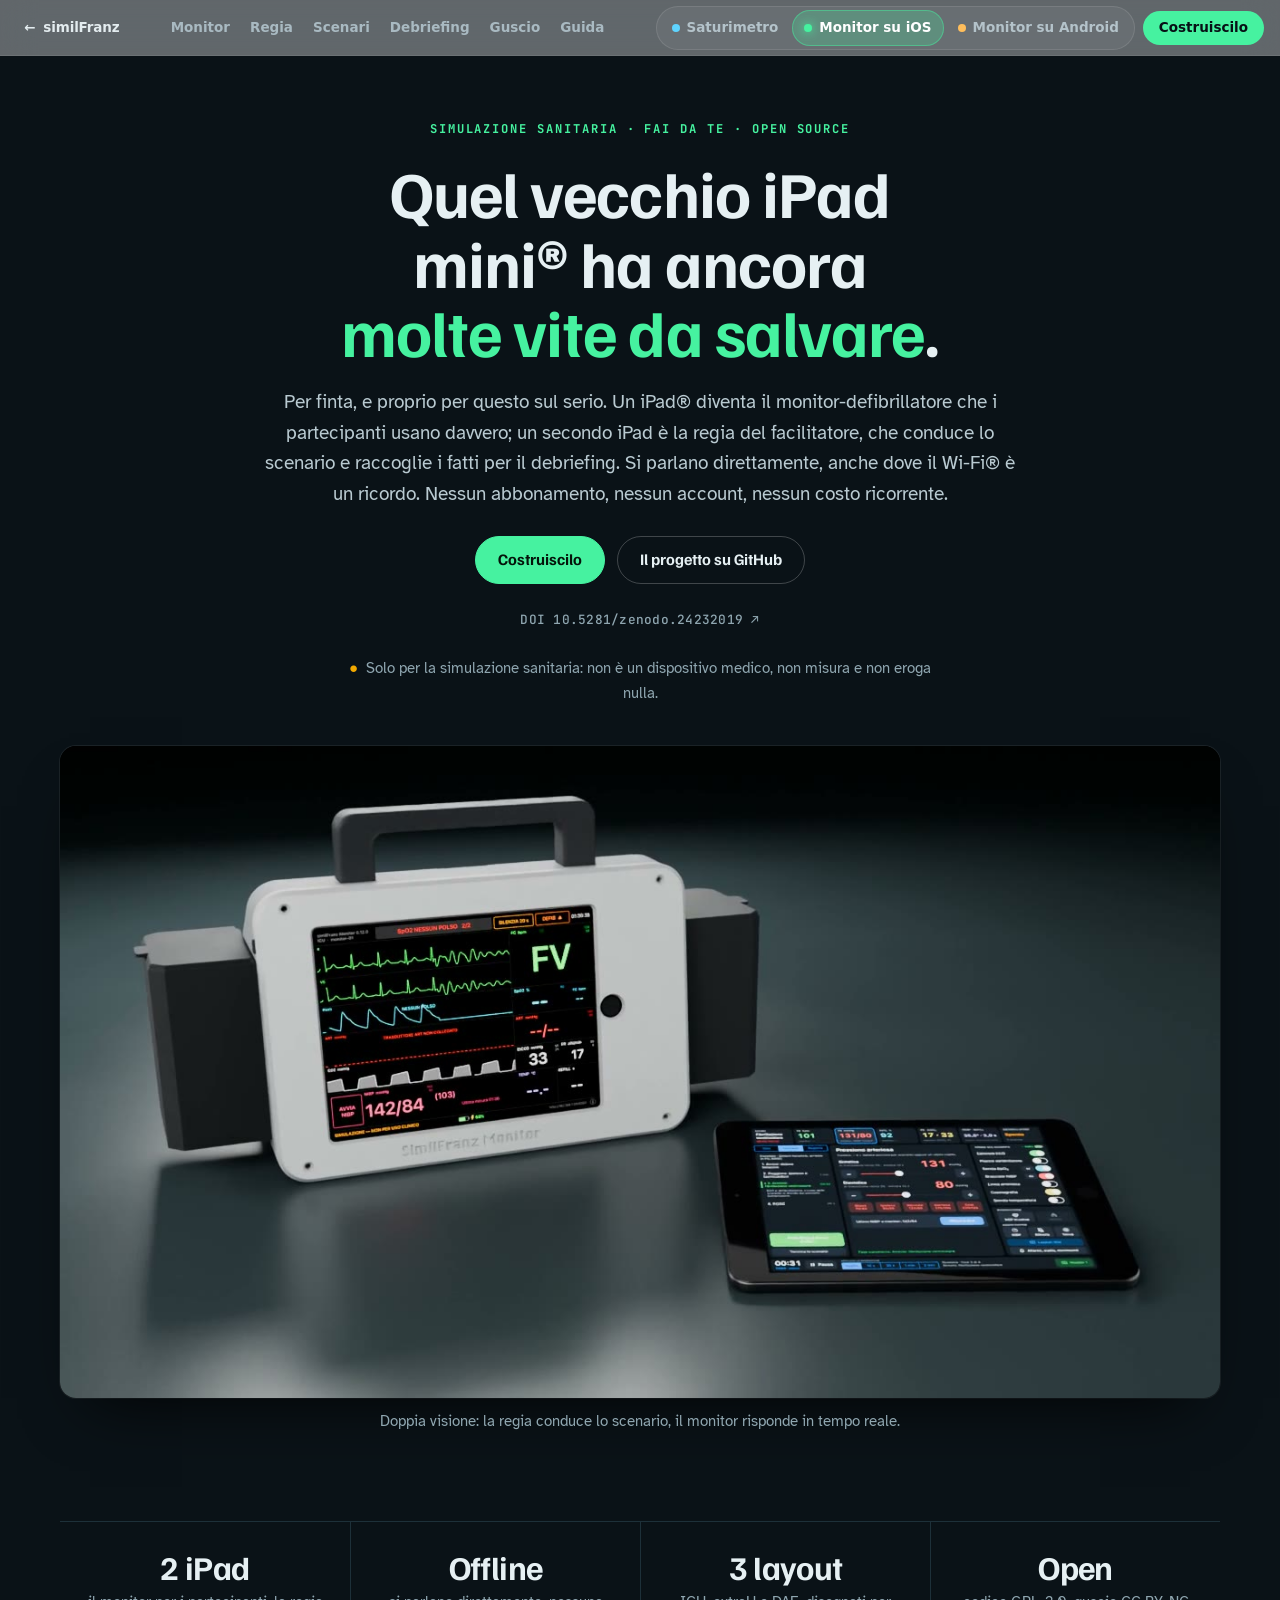
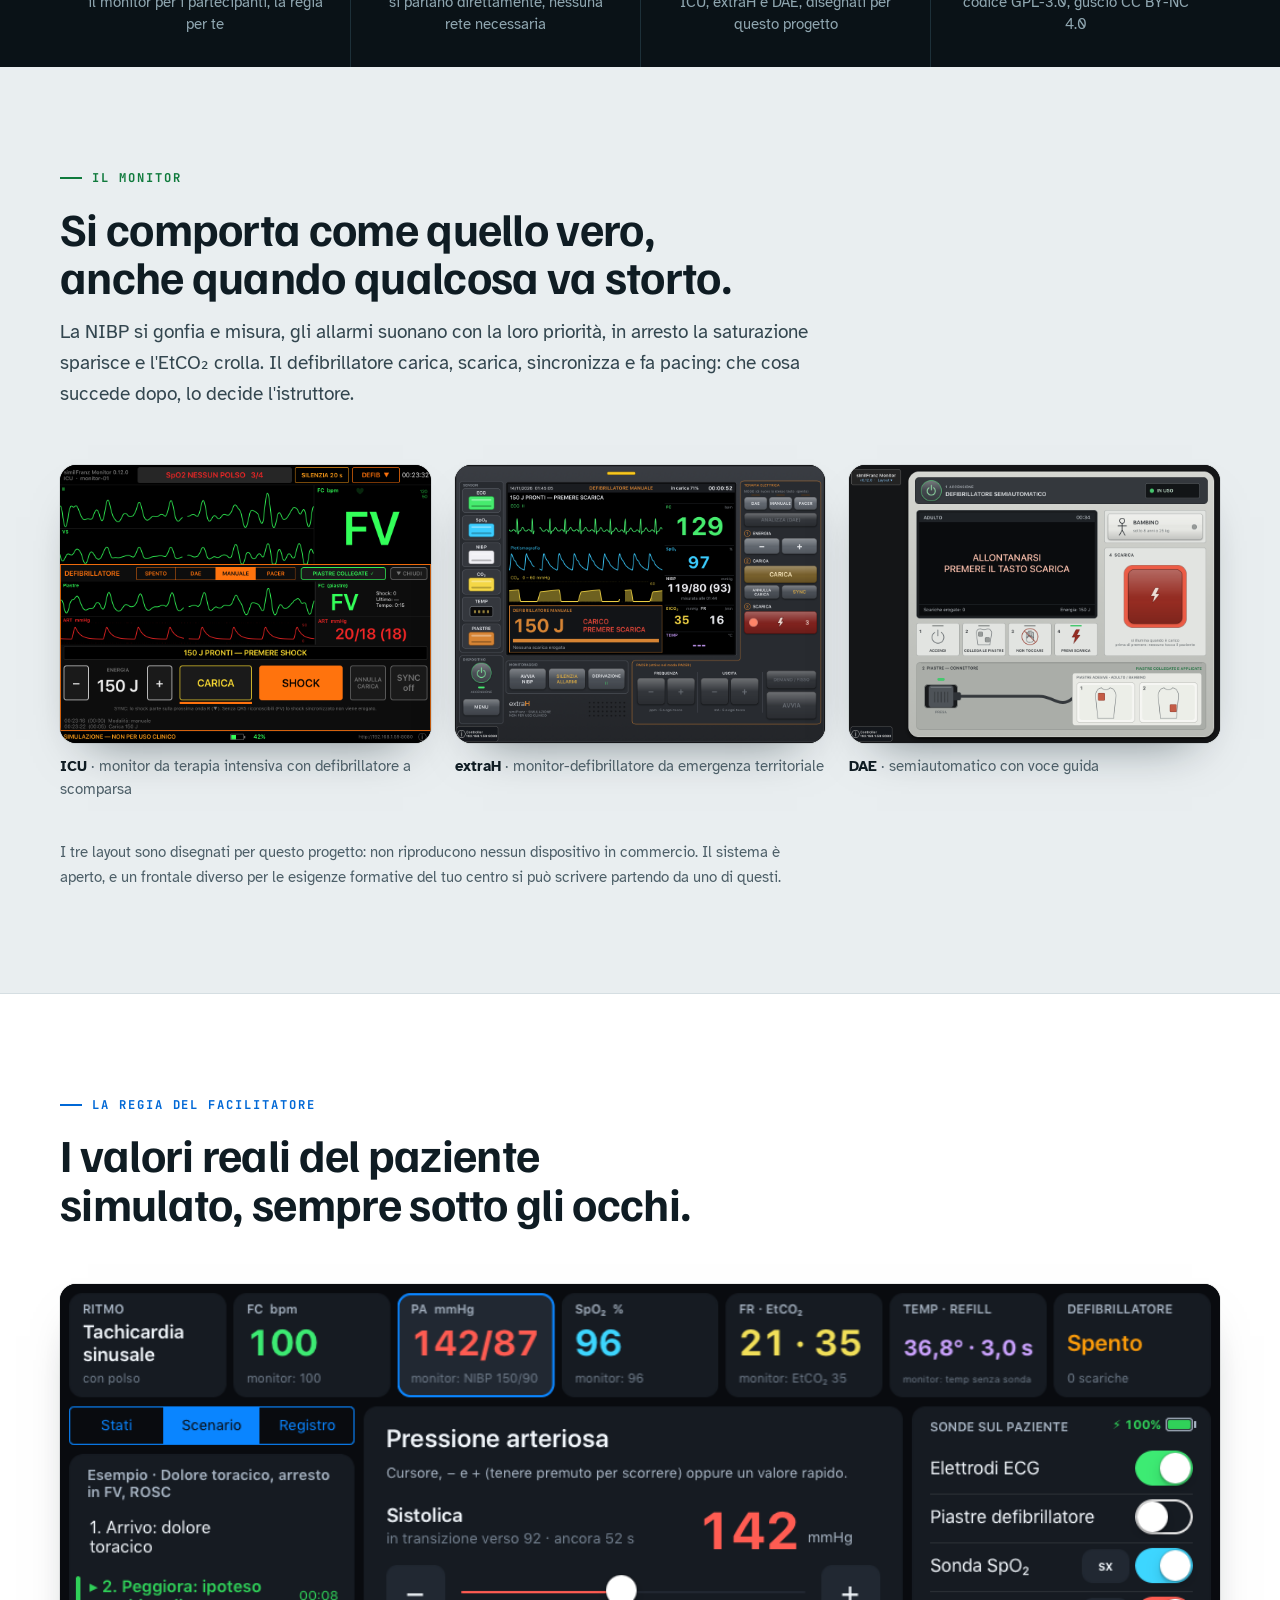
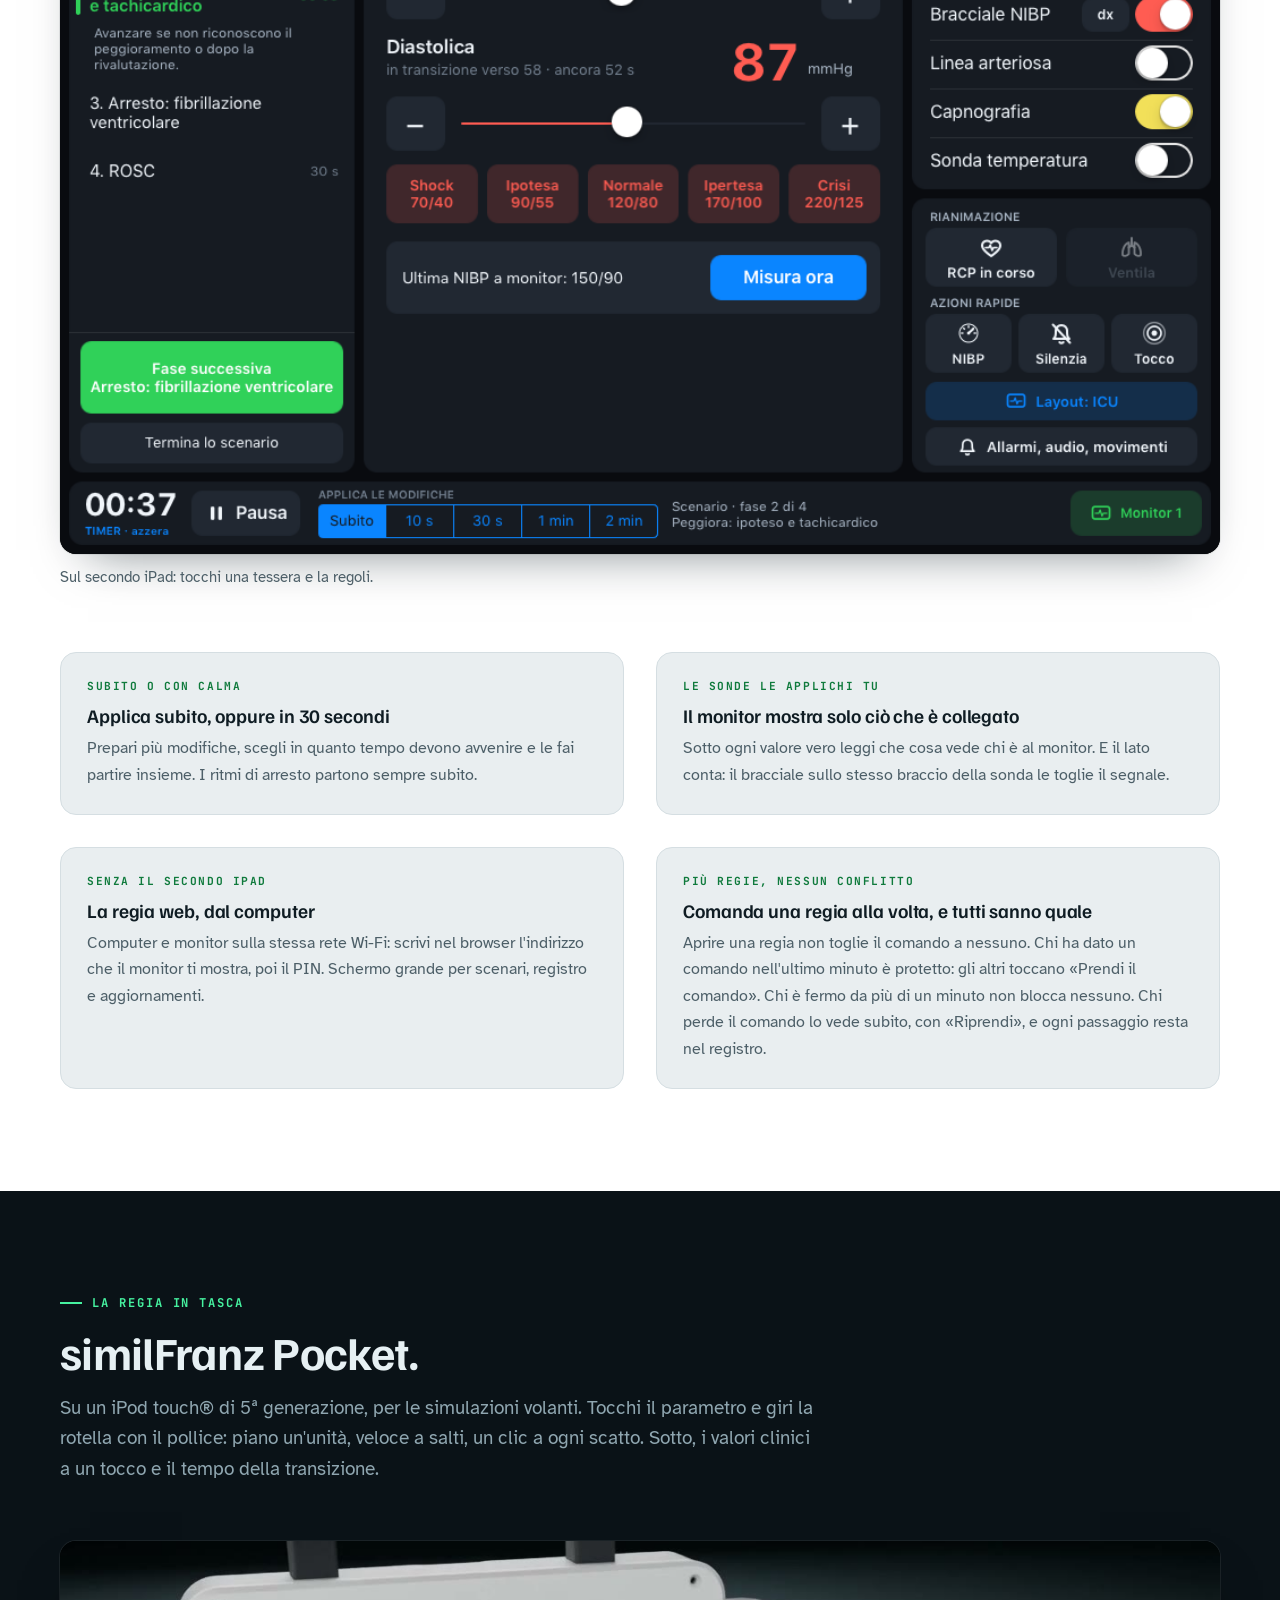
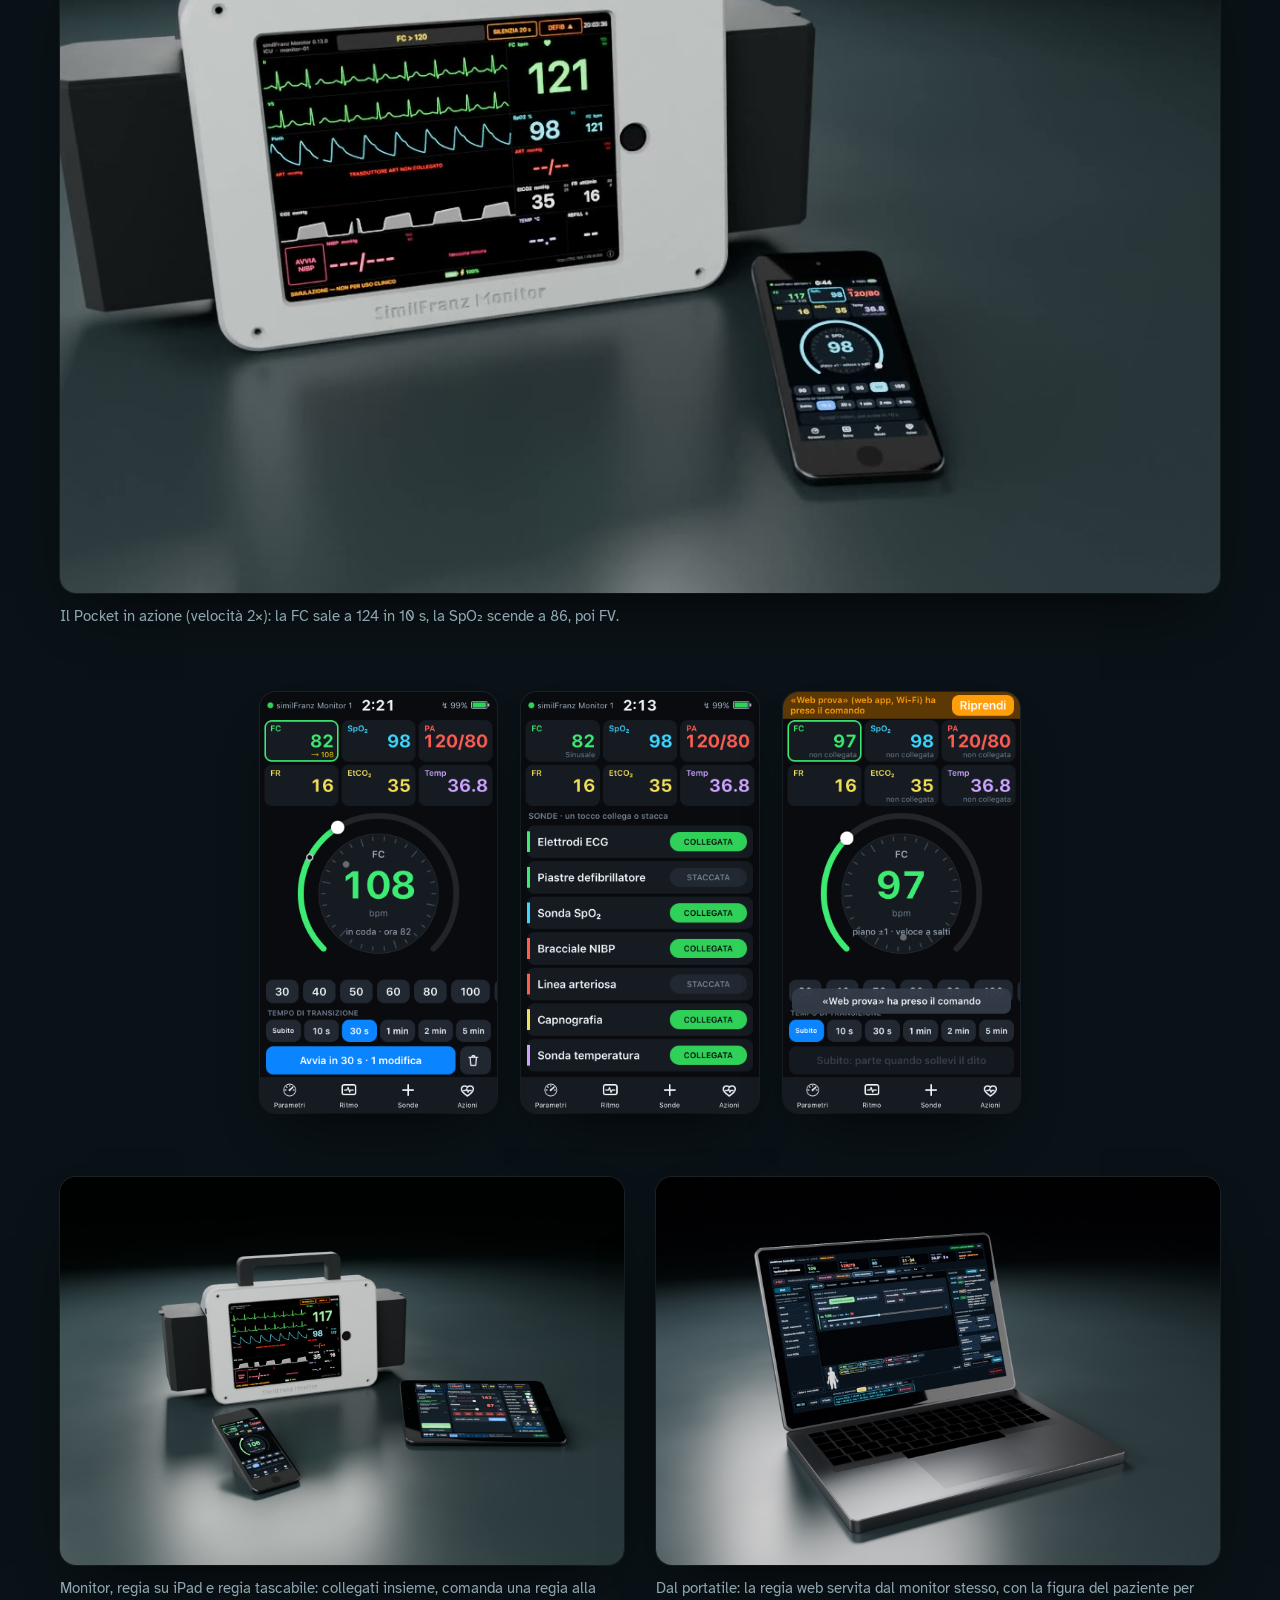
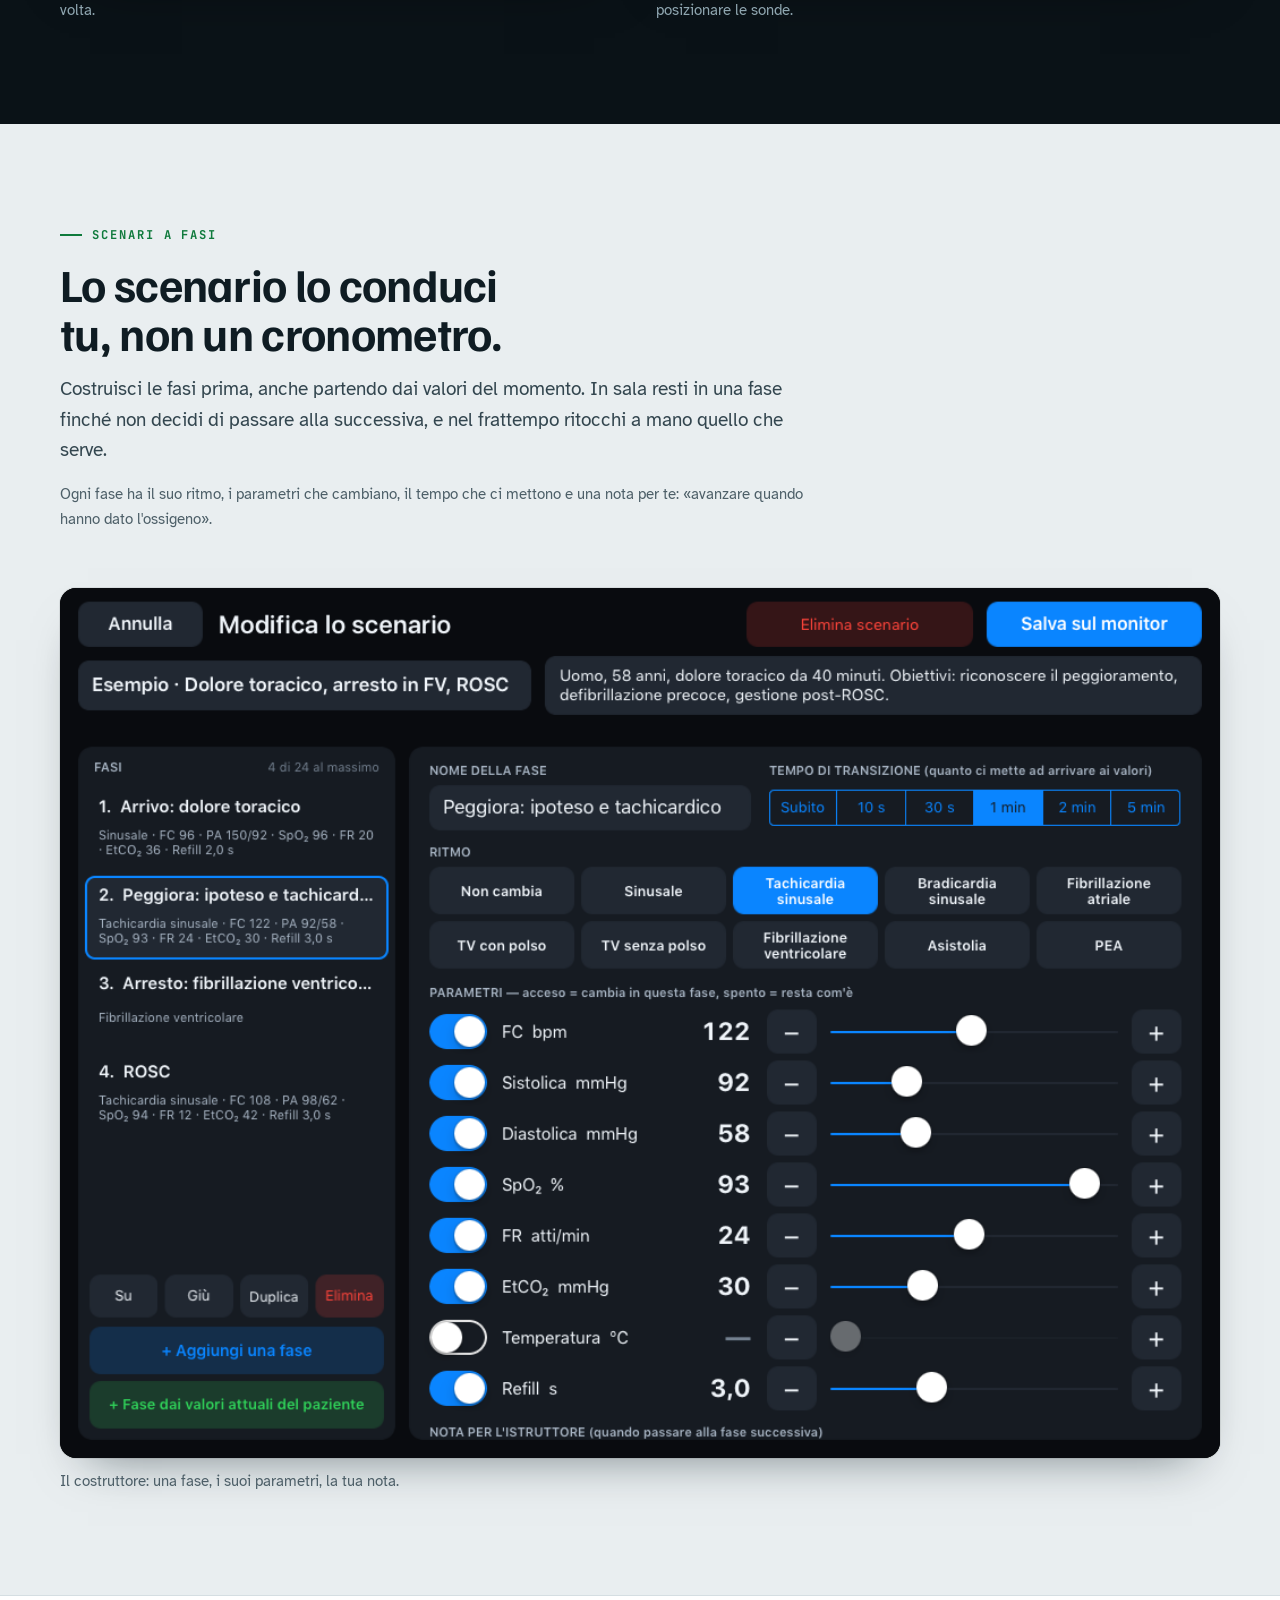
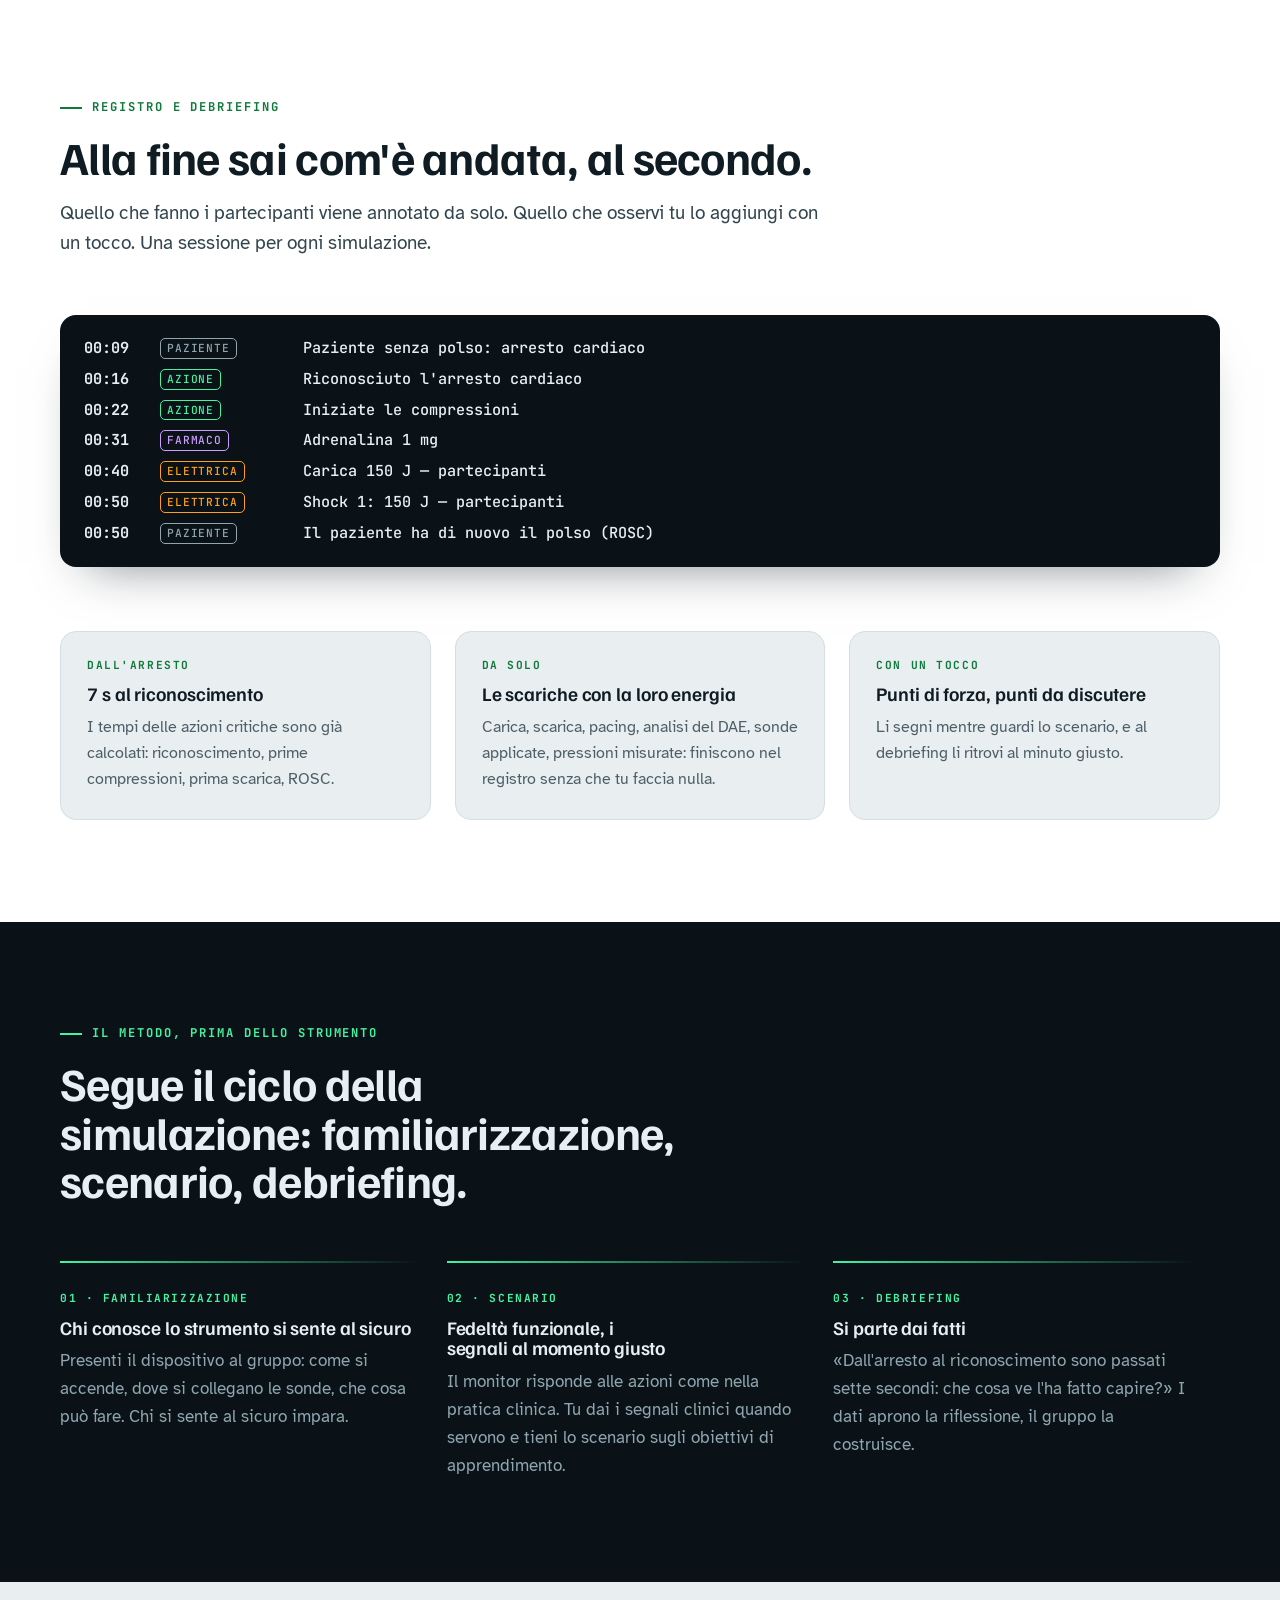
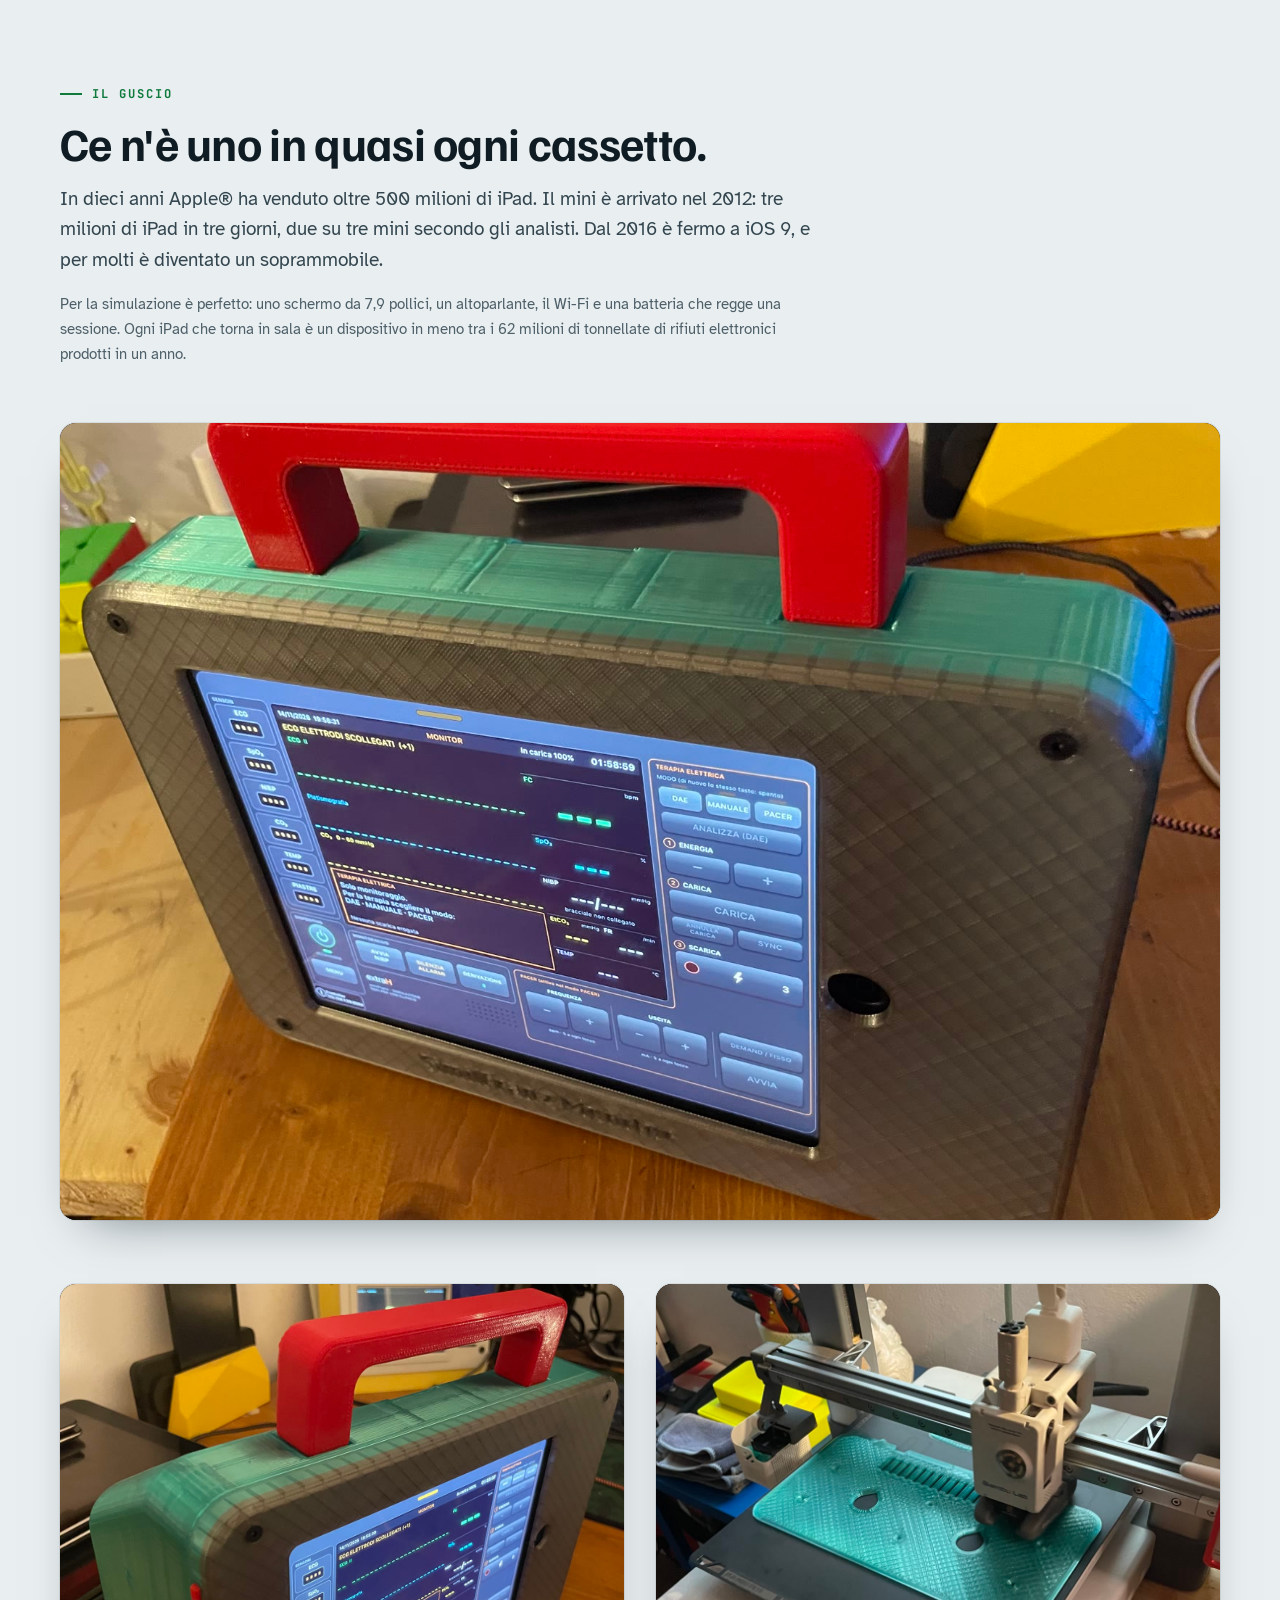
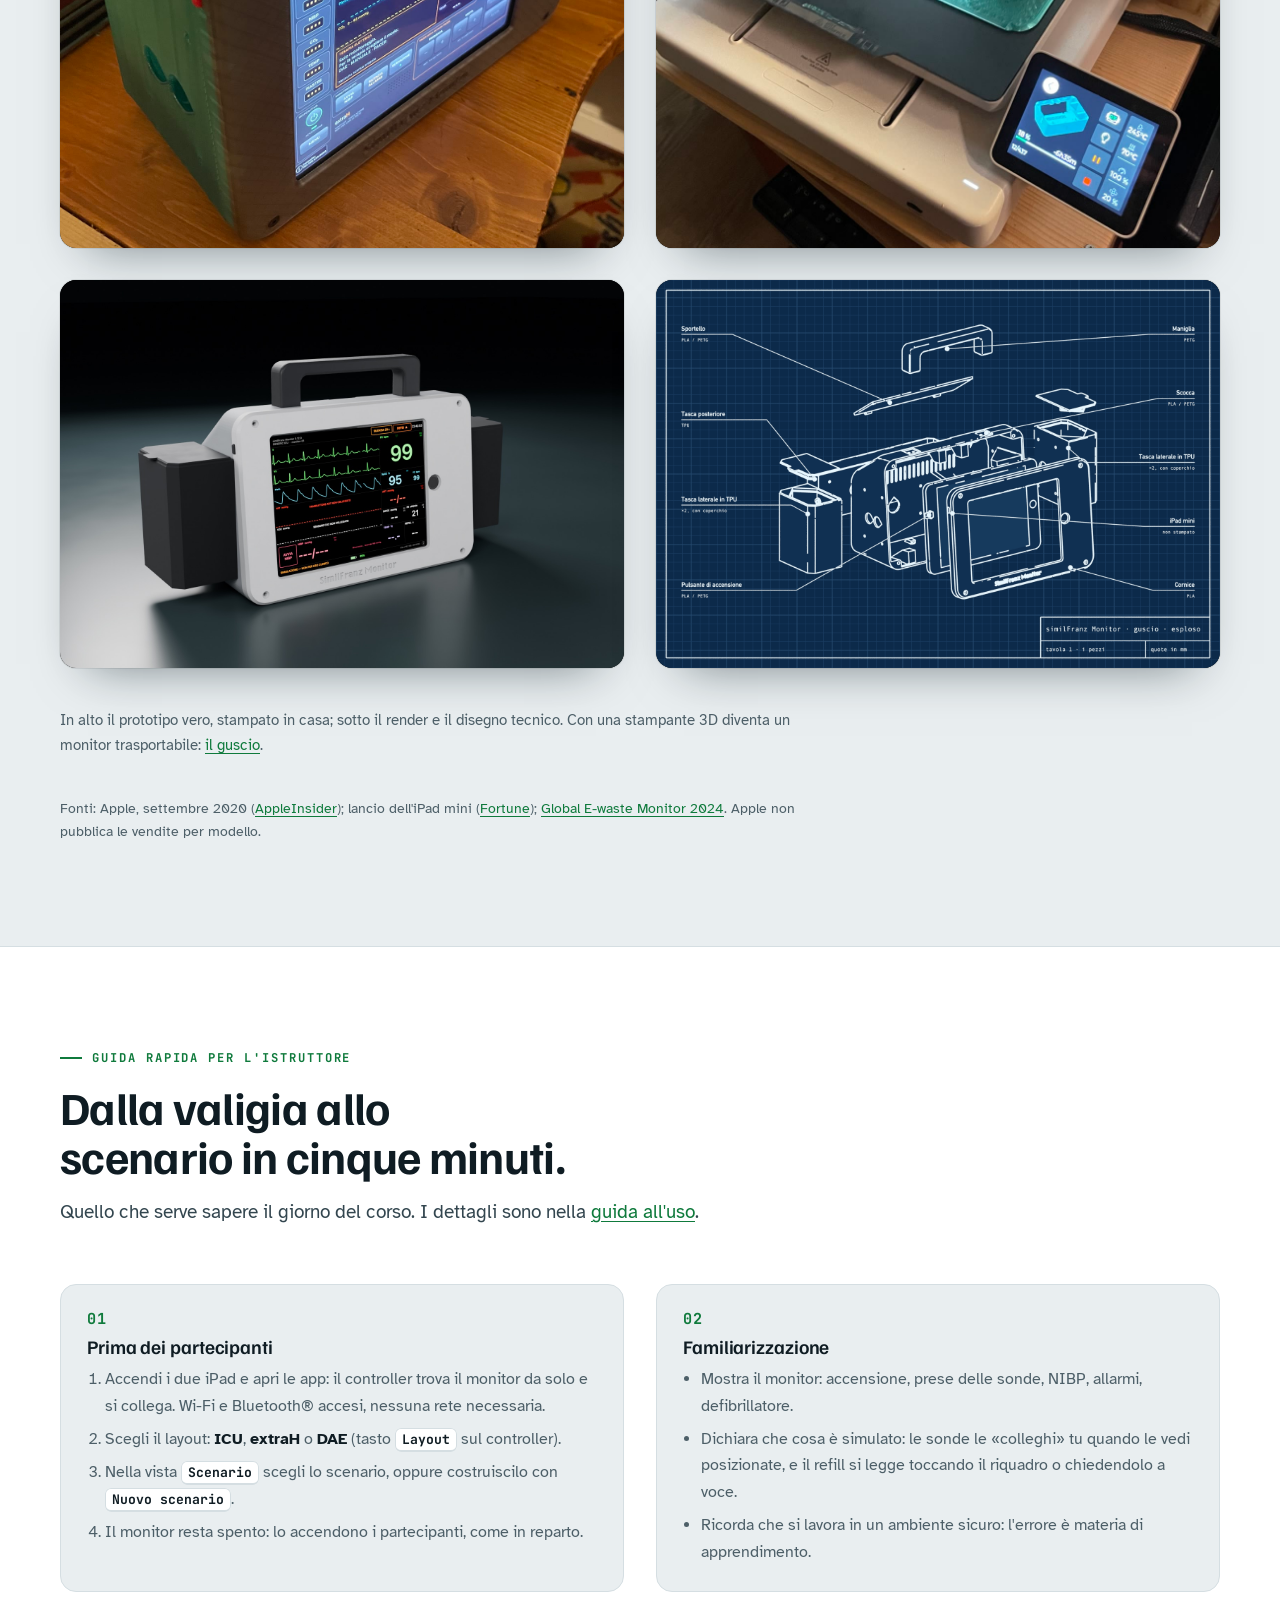
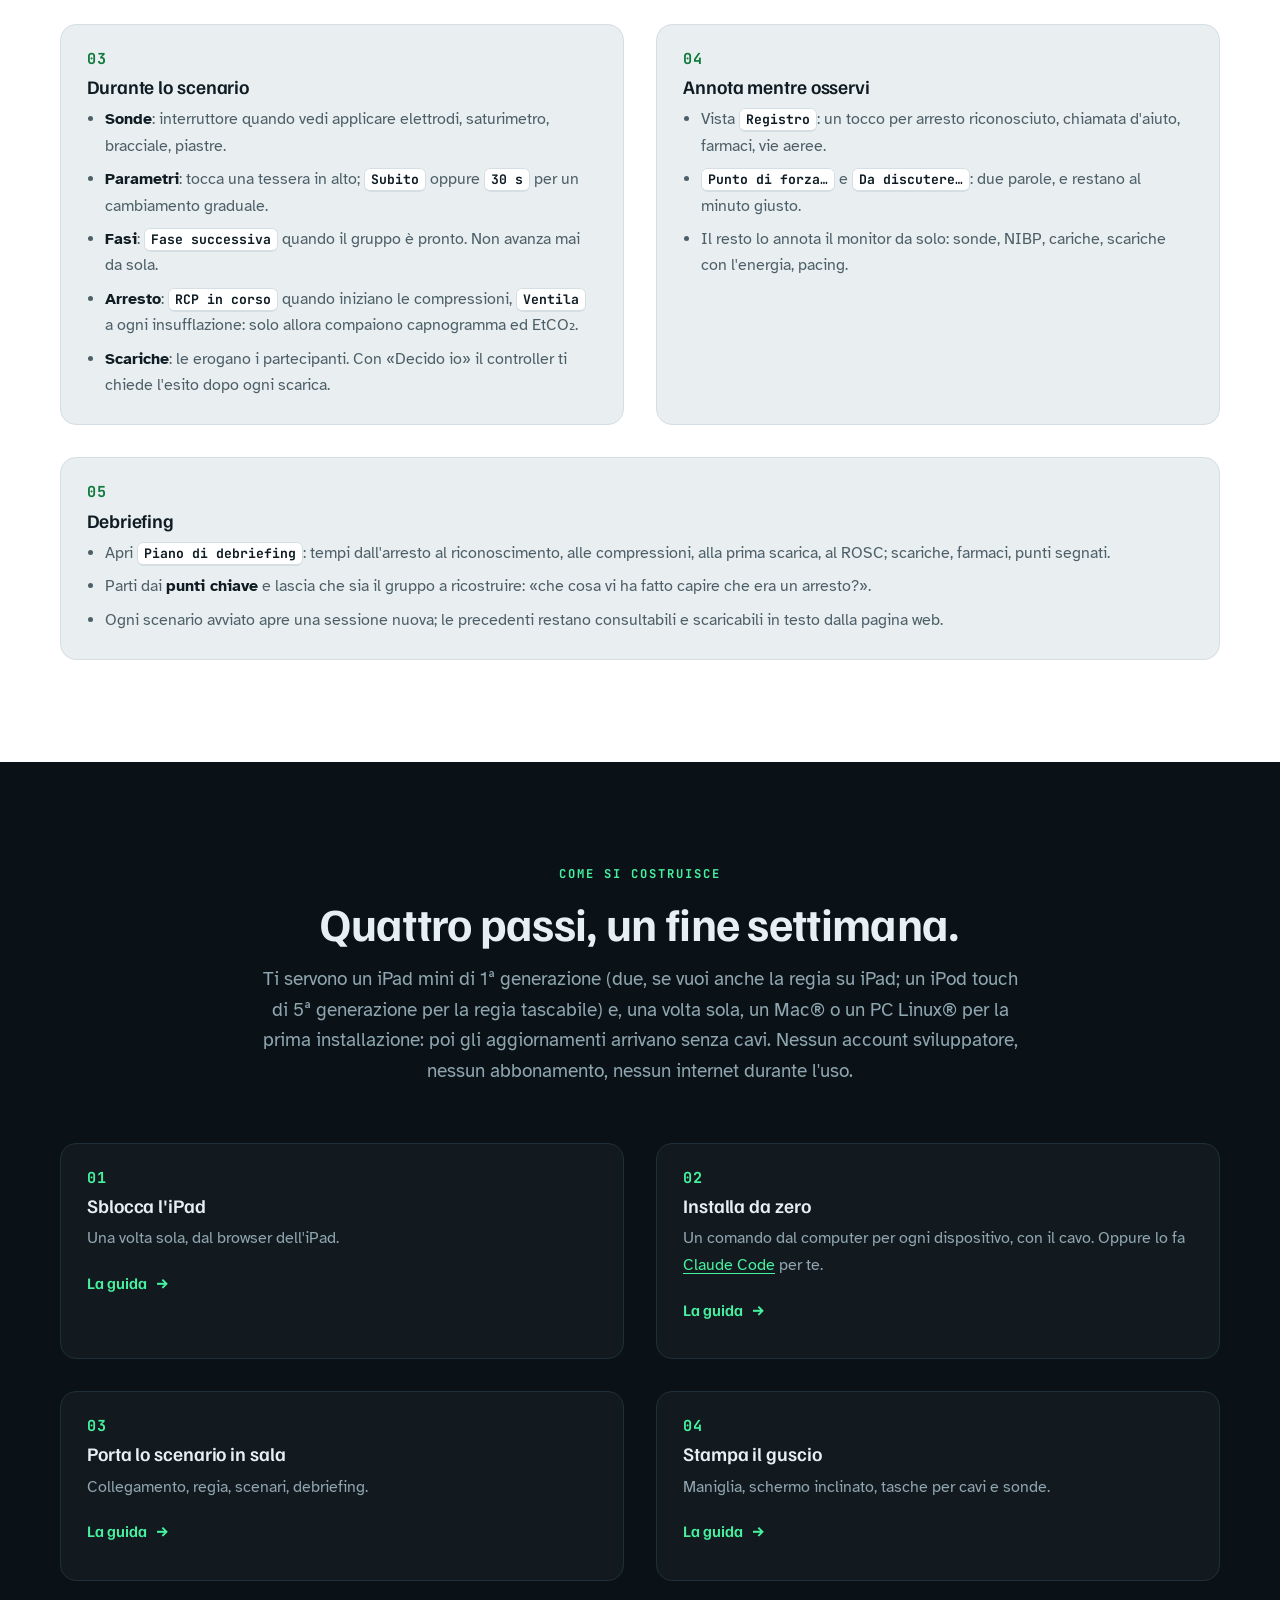
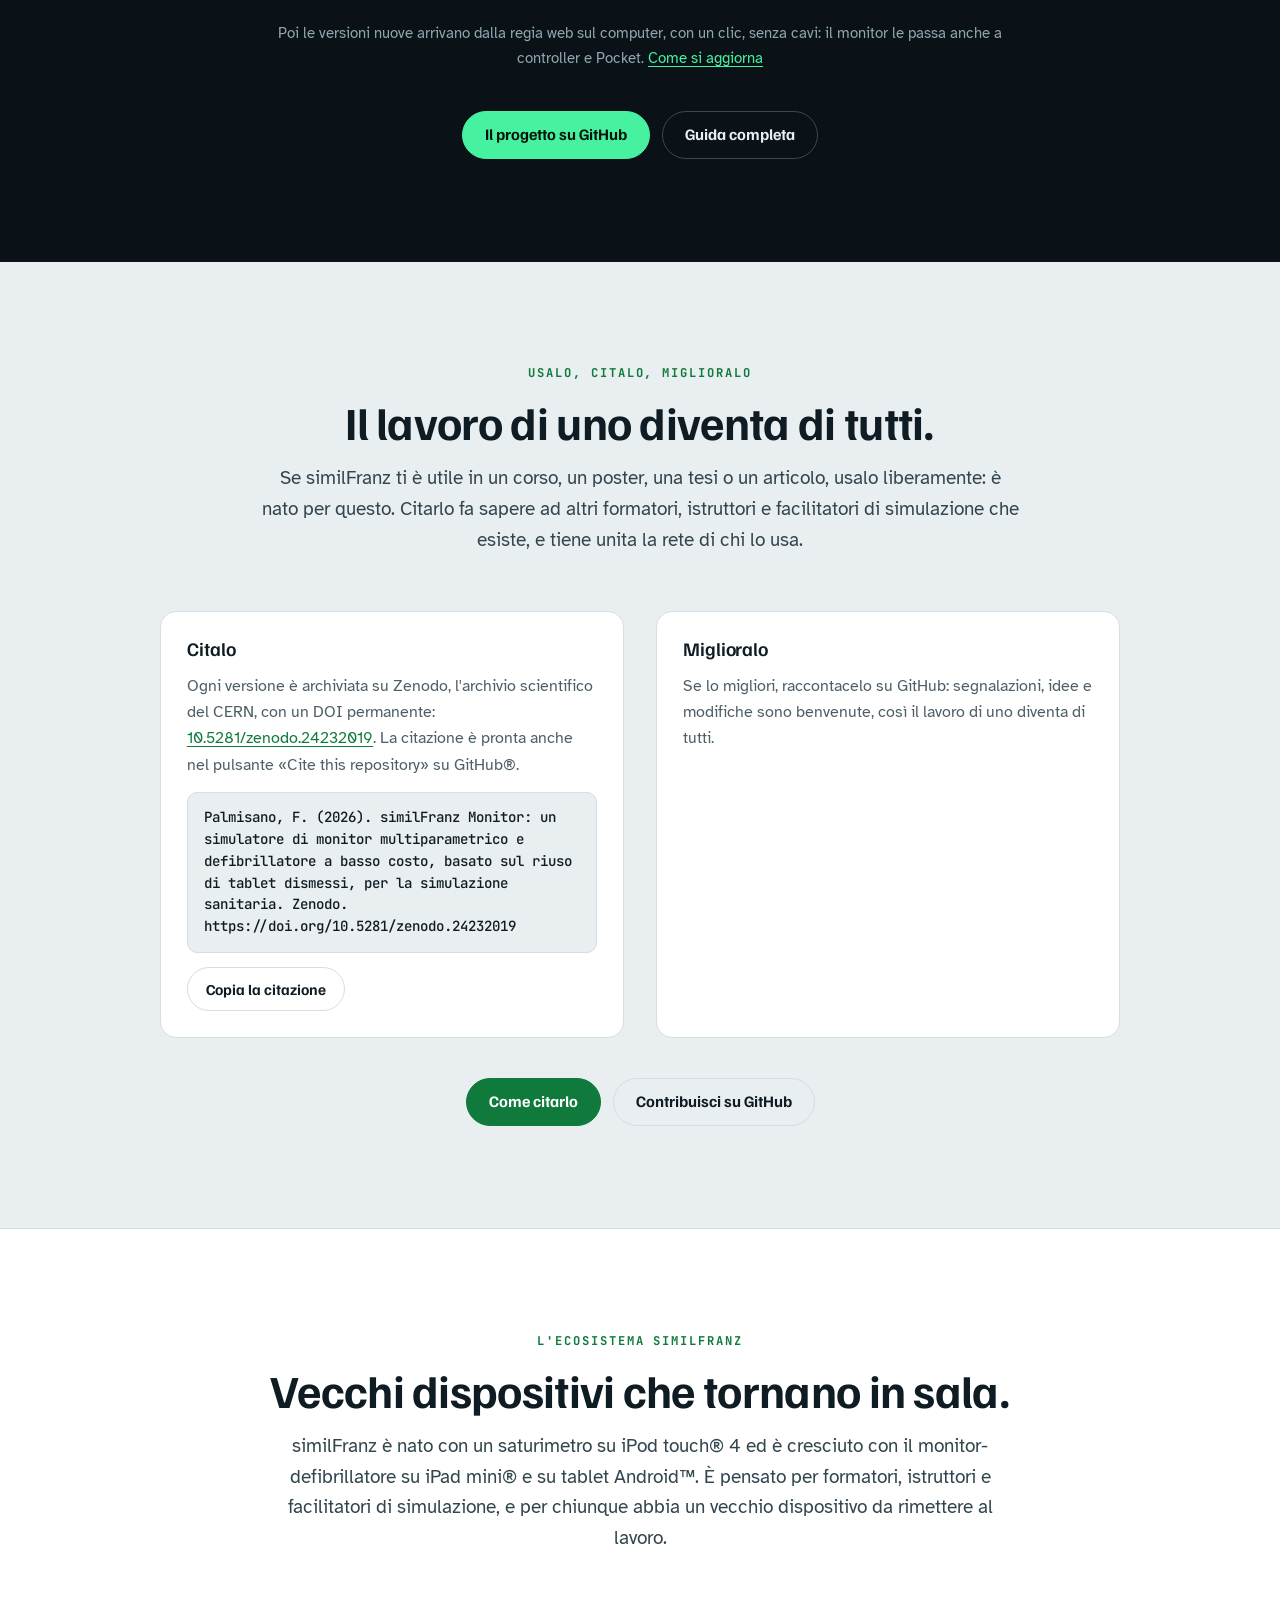
<file: docs/index.html>
<!doctype html>
<html lang="it">
<head>
<meta charset="utf-8">
<meta name="viewport" content="width=device-width, initial-scale=1">
<title>similFranz Monitor</title>
<meta name="description" content="Due vecchi iPad mini diventano un monitor multiparametrico da simulazione e la sua cabina di regia. Progetto open source per la simulazione sanitaria.">
<link rel="preconnect" href="https://fonts.googleapis.com">
<link rel="preconnect" href="https://fonts.gstatic.com" crossorigin>
<link rel="stylesheet" href="https://fonts.googleapis.com/css2?family=Familjen+Grotesk:wght@500;600;700&family=Atkinson+Hyperlegible:ital,wght@0,400;0,700;1,400&family=JetBrains+Mono:wght@500;700&display=swap">
<style>
/* Stessa impaginazione della pagina Android: una sola gerarchia, ripetuta (occhiello · titolo · testo
   introduttivo), poi UN solo schema per sezione: immagine a tutta larghezza, griglia di colonne uguali,
   passi numerati. Fasce chiare alternate a fasce «sala» (il nero-blu dello schermo del monitor).
   Accenti del progetto iPad: verde ECG, azzurro SpO2, ambra degli allarmi. */
:root {
  --bg: #e9eef0; --surface: #ffffff; --ink: #0f1c23; --ink-2: #33464f; --muted: #4d5f68; --line: #d5dee2;
  --room: #0a1217; --room-2: #0e1a20; --room-ink: #e6f0f3; --room-muted: #8fa6b0; --room-line: #1d3039;
  --ecg: #0f7a3c; --ecg-screen: #46f2a0; --spo2: #087790; --spo2-screen: #50dcff; --co2: #f2e05a; --alarm: #f2a900; --regia: #0068d6;
  --radius: 16px; --max: 1160px; --text: 760px;
  --acc-s: var(--ecg-screen); --acc-t: var(--ecg); --acc-ink: #04140a;
  --font-display: "Familjen Grotesk", "Helvetica Neue", Arial, sans-serif;
  --font-body: "Atkinson Hyperlegible", "Segoe UI", Arial, sans-serif;
  --font-data: "JetBrains Mono", ui-monospace, Menlo, monospace;
}
@media (prefers-color-scheme: dark) {
  :root:not([data-theme="light"]) {
    --bg: #0a1419; --surface: #13242c; --ink: #e3edf0; --ink-2: #c3d2d8; --muted: #9db1ba; --line: #213740;
    --room: #050b0e; --room-2: #0d1a20; --ecg: #46f2a0; --spo2: #45cfea; --regia: #4da3ff; color-scheme: dark;
  }
}
:root[data-theme="dark"] {
  --bg: #0a1419; --surface: #13242c; --ink: #e3edf0; --ink-2: #c3d2d8; --muted: #9db1ba; --line: #213740;
  --room: #050b0e; --room-2: #0d1a20; --ecg: #46f2a0; --spo2: #45cfea; --regia: #4da3ff; color-scheme: dark;
}
*, *::before, *::after { box-sizing: border-box; }
html { -webkit-text-size-adjust: 100%; scroll-behavior: smooth; }
@media (prefers-reduced-motion: reduce) { html { scroll-behavior: auto; } }
body { margin: 0; background: var(--bg); color: var(--ink); font: 400 1.0625rem/1.65 var(--font-body); overflow-x: hidden; }
a { color: var(--ecg); text-underline-offset: 3px; }
h1, h2, h3 { font-family: var(--font-display); line-height: 1.06; text-wrap: balance; margin: 0; letter-spacing: -0.015em; }
h1 { font-size: clamp(2.4rem, 5.4vw, 4.1rem); font-weight: 700; }
h2 { font-size: clamp(1.9rem, 3.6vw, 2.9rem); font-weight: 700; }
h3 { font-size: 1.2rem; font-weight: 600; letter-spacing: -0.005em; }
p { margin: 0; }
img, video { max-width: 100%; height: auto; display: block; }
b { font-weight: 700; }

/* ---------- impalcatura ---------- */
.band { padding: clamp(64px, 8vw, 104px) max(16px, env(safe-area-inset-left, 0px)); }
.container { max-width: var(--max); margin: 0 auto; }
.room { background: var(--room); color: var(--room-ink); }
.room.alt { background: var(--room-2); }
.paper { background: var(--surface); }
/* titoli e testi di sezione: una sola larghezza */
.head { display: grid; gap: 16px; max-width: var(--text); margin-bottom: clamp(36px, 5vw, 56px); }
.head.center { margin-inline: auto; text-align: center; justify-items: center; }
.head > * { max-width: none; width: 100%; }
.head > .eyebrow { width: auto; }
.eyebrow { font: 700 0.76rem/1 var(--font-data); letter-spacing: 0.16em; text-transform: uppercase; color: var(--ecg); display: inline-flex; gap: 10px; align-items: center; }
.eyebrow::before { content: ""; width: 22px; height: 2px; background: currentColor; flex: none; }
.head.center .eyebrow::before { display: none; }
.room .eyebrow { color: var(--ecg-screen); }
.lead { font-size: clamp(1.1rem, 1.5vw, 1.28rem); line-height: 1.6; color: var(--ink-2); }
.room .lead { color: var(--room-muted); }
.note { font-size: 0.95rem; color: var(--muted); max-width: var(--text); }
.note.small { font-size: 0.85rem; }
.room .note { color: var(--room-muted); }
.room a { color: var(--ecg-screen); }

/* ---------- pulsanti: vedi la grammatica comune in fondo ---------- */

/* ---------- apertura: centrata, video grande sotto ---------- */
.hero-copy { display: grid; gap: 26px; justify-items: center; text-align: center; max-width: 880px; margin: 0 auto; }
.hero .lead { max-width: var(--text); }
.hero h1 { max-width: 20ch; }
.hero h1 em { font-style: normal; color: var(--ecg-screen); }
.hero .lead { color: #b9cad1; }
.hero .shot { margin-top: 40px; }
.hero .shot figcaption { text-align: center; margin-inline: auto; }

/* ---------- immagini: un solo trattamento ---------- */
.shot { margin: 0; display: grid; gap: 12px; align-content: start; }
.shot .frame { border-radius: var(--radius); overflow: hidden; background: #000; box-shadow: 0 24px 48px -28px rgba(6, 22, 30, .55), 0 0 0 1px rgba(13, 26, 33, .08); }
.room .shot .frame { box-shadow: 0 30px 60px -30px rgba(0,0,0,.9), 0 0 0 1px rgba(255,255,255,.07); }
.shot .frame img, .shot .frame video { width: 100%; }
.shot .frame.screen img { aspect-ratio: 4 / 3; object-fit: cover; }
.shot .frame.square img { aspect-ratio: 1 / 1; object-fit: cover; }
.shot .frame.wide img { aspect-ratio: 16 / 11; object-fit: cover; }
.shot .frame.phone { background: transparent; }
.phones { max-width: var(--text); margin-inline: auto; }
.shot figcaption { font-size: 0.93rem; line-height: 1.5; color: var(--muted); }
.shot figcaption b { color: var(--ink); font-weight: 700; }
.room .shot figcaption { color: var(--room-muted); }
.room .shot figcaption b { color: var(--room-ink); }

/* ---------- griglie: solo colonne uguali ---------- */
.g2 { display: grid; grid-template-columns: repeat(2, minmax(0, 1fr)); gap: clamp(20px, 3vw, 32px); }
.g3 { display: grid; grid-template-columns: repeat(3, minmax(0, 1fr)); gap: clamp(16px, 2.4vw, 24px); }
.g2 > .wide { grid-column: 1 / -1; }
.gap-top { margin-top: clamp(40px, 5vw, 64px) !important; }
.sub { display: grid; gap: 14px; margin: clamp(64px, 8vw, 104px) 0 clamp(28px, 4vw, 40px); max-width: var(--text); }
.sub h3 { font-size: clamp(1.5rem, 2.4vw, 2rem); }

/* schede: tutte uguali */
.card { background: var(--surface); border: 1px solid var(--line); border-radius: var(--radius); padding: 26px; display: grid; gap: 10px; align-content: start; }
.paper .card { background: var(--bg); }
.room .card { background: rgba(255,255,255,.035); border-color: var(--room-line); }
.card p { color: var(--muted); font-size: 1rem; }
.room .card p { color: var(--room-muted); }
.tag { font: 700 0.7rem/1.4 var(--font-data); letter-spacing: 0.14em; text-transform: uppercase; }

/* passi numerati */
.steps { counter-reset: s; }
.steps .card { counter-increment: s; }
.steps .card::before { content: counter(s, decimal-leading-zero); font: 700 0.95rem/1 var(--font-data); letter-spacing: 0.08em; }
.steps ul, .steps ol { margin: 0; padding-left: 1.1em; color: var(--muted); font-size: 1rem; display: grid; gap: 7px; }
.steps b { color: var(--ink); }
.room .steps b { color: var(--room-ink); }
.card > a.more { margin-top: 0; }
kbd { font: 700 0.82em/1 var(--font-data); background: var(--surface); border: 1px solid var(--line); border-bottom-width: 2px; border-radius: 6px; padding: 2px 6px; color: var(--ink); white-space: nowrap; }

/* ciclo della simulazione: tre tappe collegate */
.cycle { display: grid; grid-template-columns: repeat(3, minmax(0, 1fr)); gap: 0; }
.cycle > div { padding: 0 28px 0 0; display: grid; gap: 10px; align-content: start; }
.cycle > div::before { content: ""; display: block; height: 2px; background: linear-gradient(90deg, var(--ecg-screen), transparent); margin-bottom: 18px; }
.cycle p { color: var(--room-muted); }

/* registro */
.log { font: 500 0.95rem/1.5 var(--font-data); background: var(--room); color: var(--room-ink); border-radius: var(--radius); padding: 22px 24px; display: grid; gap: 8px; overflow-x: auto; box-shadow: 0 24px 48px -28px rgba(6,22,30,.55); }
.log div { display: grid; grid-template-columns: 4.2em 8.6em 1fr; gap: 12px; white-space: nowrap; align-items: center; }
.log b { font-weight: 700; }
.log i { font-style: normal; font-size: 0.7rem; letter-spacing: 0.08em; text-transform: uppercase; border: 1px solid currentColor; border-radius: 5px; padding: 1px 6px; justify-self: start; }
.k-act { color: var(--ecg-screen); } .k-el { color: #ff9f1a; } .k-pt { color: var(--room-muted); } .k-dr { color: #cc9eff; } .k-sc { color: var(--spo2-screen); }

footer { background: var(--room); color: var(--room-muted); padding: 64px max(16px, env(safe-area-inset-left, 0px)) 48px; font-size: 0.9rem; line-height: 1.6; }
footer .cols { column-count: 2; column-gap: 48px; }
footer .cols p { break-inside: avoid; margin-bottom: 18px; }
footer b { color: var(--room-ink); }
footer a { color: var(--spo2-screen); }
footer .sign { margin-top: 36px; padding-top: 22px; border-top: 1px solid var(--room-line); display: flex; flex-wrap: wrap; gap: 8px 24px; justify-content: space-between; }

@media (max-width: 900px) {
  .g2 { grid-template-columns: 1fr; }
  .g3, .cycle { grid-template-columns: 1fr 1fr; }
  .g3.keep { grid-template-columns: repeat(3, minmax(0, 1fr)); }
  footer .cols { column-count: 1; }
}
@media (max-width: 600px) {
  .g3, .cycle { grid-template-columns: 1fr; }
  .g3.keep { grid-template-columns: repeat(3, minmax(0, 1fr)); gap: 10px; }
  .cycle > div { padding: 0 0 26px; }
  .card { padding: 22px; }
  .log div { grid-template-columns: 4.2em 1fr; align-items: start; } .log i { display: none; } .log span { white-space: normal; }
}
/* smartphone verticale: ritocchi solo sotto i 600 px, il desktop resta com'è */
@media (max-width: 600px) {
  .hero .eyebrow { row-gap: 2px; }
  .note.small { font-size: 0.875rem; }
  .g3.keep.phones { display: flex; gap: 12px; overflow-x: auto; scroll-snap-type: x mandatory; overscroll-behavior-x: contain; margin-inline: -16px; padding: 0 16px 6px; scroll-padding-inline: 16px; scrollbar-width: thin; padding-bottom: 12px; }
  .g3.keep.phones > .shot { flex: 0 0 62%; scroll-snap-align: start; }
}

/* ================= grammatica comune similFranz (audit del 26/11/2026) =================
   Blocco identico sulle pagine Saturimetro, Monitor su iOS e Monitor su Android: cambiano solo le variabili
   d'accento definite in :root (--acc-s colore schermo, --acc-t variante per testi e pulsanti sul chiaro,
   --acc-ink inchiostro sopra l'accento). */
:root { --acc-fill-ink: #fff; }
@media (prefers-color-scheme: dark) { :root:not([data-theme="light"]) { --acc-fill-ink: var(--acc-ink); } }
:root[data-theme="dark"] { --acc-fill-ink: var(--acc-ink); }

/* fasce: stacco visibile fra due fasce chiare (e fra tutte, nel tema scuro), padding più corto */
.band { padding-top: clamp(64px, 8vw, 104px); padding-bottom: clamp(64px, 8vw, 104px); }
.band:not(.room) + .band:not(.room) { border-top: 1px solid var(--line); }
@media (prefers-color-scheme: dark) {
  :root:not([data-theme="light"]) .band + .band, :root:not([data-theme="light"]) .band + footer { border-top: 1px solid var(--line); }
}
:root[data-theme="dark"] .band + .band, :root[data-theme="dark"] .band + footer { border-top: 1px solid var(--line); }

/* testi: occhiello, larghezze, didascalie */
.eyebrow { line-height: 1.5; color: var(--acc-t); }
.room .eyebrow { color: var(--acc-s); }
.head.center .eyebrow { justify-self: center; }
.head.center .eyebrow::before { display: none; }
.body p, .stack > p { max-width: var(--text); }
.shot figcaption { max-width: var(--text); }
.after { margin-top: clamp(28px, 4vw, 40px); }
.center-note { margin-inline: auto; text-align: center; }
.tag { color: var(--acc-t); }
.room .tag { color: var(--acc-s); }
.steps .card::before { color: var(--acc-t); }
.room .steps .card::before { color: var(--acc-s); }

/* focus e link «→» */
a:focus-visible, button:focus-visible, summary:focus-visible { outline: 3px solid var(--acc-t); outline-offset: 3px; border-radius: 6px; }
.room a:focus-visible, .room button:focus-visible, footer a:focus-visible, footer summary:focus-visible { outline-color: var(--acc-s); }
.more { font: 600 1rem/1.2 var(--font-display); text-decoration: none; display: inline-flex; gap: 8px; align-items: center; min-height: 44px; }
.more::after { content: "→"; transition: transform .15s; }
.more:hover { text-decoration: underline; }
.more:hover::after { transform: translateX(3px); }

/* pulsanti: primaria piena (variante scura sul chiaro, accento schermo in sala), secondaria con bordo */
.ctas { display: flex; flex-wrap: wrap; gap: 12px; }
.ctas.center { justify-content: center; }
.btn { display: inline-flex; align-items: center; justify-content: center; gap: 10px; min-height: 48px; padding: 14px 22px; border-radius: 999px;
  font: 700 1rem/1.1 var(--font-display); text-decoration: none; cursor: pointer; background: transparent;
  color: var(--ink); border: 1.5px solid var(--line); transition: background .2s, border-color .2s, filter .2s; }
.room .btn, .room a.btn { color: var(--room-ink); border-color: rgba(255,255,255,.22); }
.btn.primary, a.btn.primary { background: var(--acc-t); border-color: var(--acc-t); color: var(--acc-fill-ink); }
.room .btn.primary, .room a.btn.primary { background: var(--acc-s); border-color: var(--acc-s); color: var(--acc-ink); }
.btn:not(.primary):hover { background: color-mix(in srgb, currentColor 8%, transparent); border-color: currentColor; }
.btn.primary:hover { filter: brightness(1.08); }

/* apertura: occhiello · h1 · lead · 1 primaria + 1 secondaria · DOI · sicurezza · dispositivo · fatti */
.band.hero { padding-top: clamp(40px, 5vw, 72px); padding-bottom: 0; overflow: hidden; }
.hero-copy { gap: 20px; }
.hero h1 { font-size: clamp(2.4rem, 5.4vw, 4.1rem); }
.hero .eyebrow { flex-wrap: wrap; justify-content: center; justify-self: center; }
.hero .eyebrow::before { display: none; }
.hero .ctas { justify-content: center; margin-top: 6px; }
.room a.doi-badge, .doi-badge { display: inline-flex; align-items: center; min-height: 32px; font: 500 0.8rem/1.4 var(--font-data); letter-spacing: 0.02em; color: var(--room-muted); text-decoration: none; }
.room a.doi-badge:hover { color: var(--room-ink); text-decoration: underline; }
.safety { font-size: 0.95rem; color: var(--room-muted); max-width: 60ch; }
.safety::before { content: "●"; color: var(--alarm); margin-right: 8px; }
.facts { margin-top: clamp(48px, 7vw, 88px); display: grid; grid-template-columns: repeat(4, minmax(0, 1fr)); border-top: 1px solid var(--room-line); }
.facts div { padding: 28px 24px 32px; display: grid; gap: 8px; text-align: center; justify-items: center; align-content: start; }
.facts div + div { border-left: 1px solid var(--room-line); }
.facts b { font: 700 clamp(1.7rem, 2.6vw, 2.2rem)/1 var(--font-display); color: var(--room-ink); letter-spacing: -0.02em; }
.facts span { color: var(--room-muted); font-size: 0.95rem; line-height: 1.45; max-width: 24ch; }

/* elenchi informativi: un trattino, mai una pillola con bordo (riservata ai pulsanti) */
.list { list-style: none; padding: 0; margin: 0; display: grid; gap: 12px; }
.list li { padding-left: 28px; position: relative; }
.list li::before { content: ""; position: absolute; left: 0; top: 0.78em; width: 14px; height: 2px; background: var(--acc-t); }
.room .list li::before { background: var(--acc-s); }
.list.cols { grid-template-columns: repeat(auto-fill, minmax(min(100%, 240px), 1fr)); column-gap: 32px; }

/* usalo, citalo, miglioralo */
.cita-cols { max-width: 960px; margin-inline: auto; }
.cita-cols .card { gap: 14px; }
.cite { display: block; font: 500 0.88rem/1.55 var(--font-data); background: var(--bg); border: 1px solid var(--line); border-radius: 10px; padding: 14px 16px; color: var(--ink); overflow-wrap: anywhere; }
.paper .cite { background: var(--surface); }
.cita-cols .btn { justify-self: start; min-height: 44px; padding: 10px 18px; font-size: 0.95rem; }

/* l'ecosistema: tre schede-link, «Sei qui» sulla pagina corrente */
.eco-cards { display: grid; grid-template-columns: repeat(3, minmax(0, 1fr)); gap: clamp(16px, 2.4vw, 24px); }
.eco-card { position: relative; display: grid; gap: 10px; align-content: start; padding: 30px 26px 24px; border-radius: var(--radius); background: var(--bg); border: 1px solid var(--line);
  color: var(--ink); text-decoration: none; overflow: hidden; transition: border-color .2s, box-shadow .2s, transform .2s; }
.eco-card::before { content: ""; position: absolute; left: 0; right: 0; top: 0; height: 4px; background: var(--a); }
.eco-card h3 { display: flex; align-items: center; gap: 10px; }
.eco-card h3 i { width: 10px; height: 10px; border-radius: 50%; flex: none; background: var(--a); box-shadow: 0 0 0 3px color-mix(in srgb, var(--a) 28%, transparent); }
.eco-card p { color: var(--muted); font-size: 1rem; }
.eco-card .go { font: 600 1rem/1.2 var(--font-display); color: var(--acc-t); margin-top: 4px; }
.eco-card .go::after { content: " →"; }
.eco-card.here { border: 2px solid var(--acc-t); }
.eco-card.here .tag { justify-self: start; }
a.eco-card:hover { border-color: var(--ink); box-shadow: 0 18px 36px -24px rgba(6, 22, 30, .45); transform: translateY(-2px); }
a.eco-card:hover .go { text-decoration: underline; }
.eco-hub { text-align: center; margin-top: clamp(24px, 3vw, 32px); }

/* footer: tre colonne brevi, il testo legale in un riquadro che si apre */
footer .cols3 { display: grid; grid-template-columns: repeat(3, minmax(0, 1fr)); gap: 20px 48px; }
footer .cols3 p > b:first-child { display: block; margin-bottom: 4px; }
footer details { margin-top: 32px; padding-top: 10px; border-top: 1px solid var(--room-line); }
footer summary { list-style: none; cursor: pointer; color: var(--room-ink); font: 600 0.95rem/1.4 var(--font-display); min-height: 44px; display: flex; align-items: center; gap: 8px; }
footer summary::-webkit-details-marker { display: none; }
footer summary::before { content: "+"; display: inline-grid; place-items: center; width: 22px; height: 22px; border: 1px solid var(--room-line); border-radius: 50%; font: 700 0.9rem/1 var(--font-data); color: var(--acc-s); }
footer details[open] summary::before { content: "−"; }
footer details p { margin: 8px 0 14px; }

@media (max-width: 900px) {
  .facts { grid-template-columns: 1fr 1fr; }
  .facts div:nth-child(3) { border-left: 0; }
  .facts div:nth-child(n+3) { border-top: 1px solid var(--room-line); }
  .eco-cards, footer .cols3 { grid-template-columns: 1fr; }
}
@media (max-width: 600px) {
  .hero .ctas, .ctas.center { flex-direction: column; align-items: stretch; width: 100%; max-width: 340px; margin-inline: auto; }
  .head.center .lead { text-align: left; }
  .facts div { padding: 22px 12px 24px; }
}
@media (prefers-reduced-motion: reduce) {
  .btn, .eco-card, .more::after { transition: none; }
  a.eco-card:hover { transform: none; }
}
.btn[hidden] { display: none; }
.eyebrow.regia { color: var(--regia); }
</style>
</head>
<body>
<!-- sf-eco:inizio (barra dell'ecosistema, generata da modelli-ecobar/inserisci.py) -->
<style>
.sf-eco{position:-webkit-sticky;position:sticky;top:0;z-index:50;height:56px;width:100%;box-sizing:border-box;display:flex;align-items:center;gap:10px;padding:0 max(16px,env(safe-area-inset-left,0px));
  background:rgba(7,12,17,.6);backdrop-filter:saturate(1.6) blur(16px);-webkit-backdrop-filter:saturate(1.6) blur(16px);
  border-bottom:1px solid rgba(255,255,255,.07);font:600 13.5px/1 system-ui,-apple-system,"Segoe UI",Roboto,sans-serif;color:#e3ecef;
  transition:height .3s cubic-bezier(.2,.7,.2,1),background .3s;animation:sfEcoIn .5s cubic-bezier(.2,.7,.2,1) both}
.sf-eco.c{height:48px;background:rgba(7,12,17,.84)}
.sf-eco .pg{position:absolute;left:0;bottom:-1px;height:2px;width:100%;transform-origin:0 50%;transform:scaleX(0);
  background:linear-gradient(90deg,transparent,var(--acc) 30%,var(--acc));box-shadow:0 0 8px var(--acc);pointer-events:none}
.sf-eco a{color:inherit;text-decoration:none}
.sf-eco a:focus-visible,.sf-eco summary:focus-visible{outline:2px solid var(--acc);outline-offset:2px;border-radius:10px}
.sf-eco .hub{display:inline-flex;align-items:center;gap:8px;white-space:nowrap;height:36px;padding:0 12px 0 8px;border-radius:10px;transition:background .2s}
.sf-eco .hub:hover{background:rgba(255,255,255,.08)}
.sf-eco .hub b{display:inline-block;font-weight:600;transition:transform .25s}.sf-eco .hub:hover b{transform:translateX(-3px)}
.sf-eco .hub strong{font-weight:700;letter-spacing:-.01em}
.sf-eco .hub em{font-style:normal;color:#8fa3ad;font-weight:500}
.sf-eco .hub .hd{width:8px;height:8px;border-radius:50%;background:var(--acc);--a:var(--acc);animation:sfEcoBeat 1.1s ease-out infinite}
.sf-eco .mon{position:relative;display:block;width:128px;height:36px;border-radius:10px;overflow:hidden;flex:none;background:radial-gradient(120% 140% at 50% 0%,rgba(255,255,255,.05),transparent 60%),#04080b;border:1px solid rgba(255,255,255,.09);box-shadow:inset 0 1px 0 rgba(255,255,255,.04),inset 0 0 14px rgba(0,0,0,.7)}
.sf-eco .mon::before{content:"";position:absolute;inset:0;opacity:.35;background-image:linear-gradient(rgba(255,255,255,.05) 1px,transparent 1px),linear-gradient(90deg,rgba(255,255,255,.05) 1px,transparent 1px);background-size:8px 8px}
.sf-eco .mon canvas{position:relative;display:block;width:100%;height:100%}
.sf-eco .rt{font:700 11px/1 ui-monospace,SFMono-Regular,Menlo,monospace;letter-spacing:.05em;color:var(--acc);min-width:52px;text-align:right;white-space:nowrap}
.sf-eco .rt.al{color:#ff5d5d;animation:sfEcoAl .8s steps(2) infinite}
.sf-eco .sec{display:flex;gap:2px;margin:0 auto;padding:0 8px}
.sf-eco .sec a{position:relative;height:40px;display:inline-flex;align-items:center;padding:0 11px;border-radius:9px;color:#a9bac2;white-space:nowrap;transition:color .2s,background .2s}
.sf-eco .sec a:hover{color:#fff;background:rgba(255,255,255,.06)}
.sf-eco .sec a.on{color:#fff}
.sf-eco .sec a.on::after{content:"";position:absolute;left:11px;right:11px;bottom:4px;height:2px;border-radius:2px;background:var(--acc);box-shadow:0 0 6px var(--acc)}
.sf-eco .cta{height:34px;display:inline-flex;align-items:center;background:var(--acc);color:#071015;padding:0 16px;border-radius:999px;font-weight:700;white-space:nowrap;transition:filter .2s,transform .2s}
.sf-eco .cta:hover{filter:brightness(1.12);transform:translateY(-1px)}
.sf-eco .seg{display:inline-flex;align-items:center;gap:2px;padding:3px;border-radius:999px;background:rgba(255,255,255,.05);border:1px solid rgba(255,255,255,.1)}
.sf-eco .seg a{display:inline-flex;align-items:center;gap:7px;height:36px;padding:0 12px;border-radius:999px;color:#b4c3ca;white-space:nowrap;transition:background .2s,color .2s}
.sf-eco .seg a i{width:8px;height:8px;border-radius:50%;background:var(--a);transition:box-shadow .2s}
.sf-eco .seg a:hover{color:#fff;background:rgba(255,255,255,.08)}
.sf-eco .seg a:hover i{box-shadow:0 0 0 3px rgba(255,255,255,.08),0 0 10px var(--a)}
.sf-eco .seg a[aria-current]{color:#fff;background:rgba(255,255,255,.12);background:color-mix(in srgb,var(--a) 24%,transparent);box-shadow:inset 0 0 0 1px color-mix(in srgb,var(--a) 45%,transparent)}
.sf-eco .seg a[aria-current] i{box-shadow:0 0 10px var(--a);animation:sfEcoBeat 1.1s ease-out infinite}
.sf-eco .seg .s{display:none}
.sf-eco .rgt{margin-left:auto;display:flex;align-items:center;gap:8px}

@keyframes sfEcoIn{from{transform:translateY(-100%)}to{transform:none}}
@keyframes sfEcoDrop{from{opacity:0;transform:translateY(-4px)}}
@keyframes sfEcoBeat{0%{box-shadow:0 0 0 0 var(--a)}12%{box-shadow:0 0 0 4px rgba(255,255,255,.12)}40%,100%{box-shadow:0 0 0 7px transparent}}
@keyframes sfEcoAl{50%{opacity:.35}}
@media (max-width:760px){.sf-eco .mon{display:none}}
@media (max-width:1600px){.sf-eco.has-sec .mon,.sf-eco.has-sec .hub em{display:none}.sf-eco .sec a{padding:0 9px}}
@media (max-width:1240px){.sf-eco .sec{display:none}.sf-eco .rgt{margin-left:auto}}
@media (max-width:640px){.sf-eco{gap:6px}.sf-eco .hub em,.sf-eco .cta{display:none}.sf-eco .hub{padding:0 8px 0 4px}
  .sf-eco .seg a{padding:0 9px;gap:5px;height:36px}.sf-eco .seg{padding:2px}.sf-eco .seg .l{display:none}.sf-eco .seg .s{display:inline}}
@media (max-width:380px){.sf-eco{padding:0 10px}.sf-eco .hub{padding:0 6px 0 2px;gap:6px}.sf-eco .seg a{padding:0 7px;gap:4px}}
@media (pointer:coarse){.sf-eco .seg a,.sf-eco .hub,.sf-eco .cta{min-height:44px}.sf-eco{height:60px}}
@media (prefers-reduced-motion:reduce){.sf-eco,.sf-eco .hub .hd,.sf-eco .rt.al{animation:none}.sf-eco{transition:none}}
</style>
<div class="sf-eco has-sec" id="sf-eco" role="navigation" aria-label="Ecosistema similFranz" style="--acc:#46f2a0" data-onda="ecg">
  <span class="pg" aria-hidden="true"></span>
  <a class="hub" href="https://franz8787.github.io/similfranz/" title="Torna all'ecosistema similFranz"><b>←</b> <strong>similFranz</strong> <em>ecosistema</em></a>
  <span class="mon" aria-hidden="true"><canvas></canvas></span>
  <div class="sec"><a href="#monitor">Monitor</a><a href="#regia">Regia</a><a href="#scenari">Scenari</a><a href="#debriefing">Debriefing</a><a href="#guscio">Guscio</a><a href="#guida">Guida</a></div>
  <div class="rgt"><nav class="seg" aria-label="Gli strumenti similFranz"><a href="https://franz8787.github.io/similfranz-saturimetro/" style="--a:#5fd4ff" title="Saturimetro: SpO₂, polso e pletismografia su iPod touch®"><i></i><span class="l">Saturimetro</span><span class="s">Sat</span></a><a href="https://franz8787.github.io/similfranz-monitor/" aria-current="page" style="--a:#46f2a0" title="Monitor iOS: Monitor-defibrillatore su iPad mini®"><i></i><span class="l">Monitor su iOS</span><span class="s">iOS</span></a><a href="https://franz8787.github.io/similfranz-monitor-android/" style="--a:#ffbe5c" title="Monitor Android: Monitor-defibrillatore su tablet Android™"><i></i><span class="l">Monitor su Android</span><span class="s">Android</span></a></nav><a class="cta" href="#come">Costruiscilo</a></div>
</div>
<style>.nav{display:none!important}</style>
<script>
(function(){
var bar=document.getElementById("sf-eco"),pg=bar.querySelector(".pg"),busy=0;
var secs=[].slice.call(bar.querySelectorAll(".sec a")).map(function(a){return {a:a,el:document.getElementById(a.getAttribute("href").slice(1))}}).filter(function(o){return o.el});
function onScroll(){busy=0;var y=scrollY,h=document.documentElement.scrollHeight-innerHeight;
  bar.classList.toggle("c",y>40);if(pg)pg.style.transform="scaleX("+(h>0?Math.min(1,y/h):0)+")";
  var on=null;for(var i=0;i<secs.length;i++){if(secs[i].el.getBoundingClientRect().top<innerHeight*.35)on=secs[i]}
  for(var k=0;k<secs.length;k++)secs[k].a.classList.toggle("on",secs[k]===on)}
addEventListener("scroll",function(){if(!busy){busy=1;requestAnimationFrame(onScroll)}},{passive:true});addEventListener("resize",onScroll);onScroll();
// mini monitor: traccia ECG vera (P, QRS, ST, T) che scorre con lo spazio di cancellazione; i ritmi cambiano da soli
var cv=bar.querySelector(".mon canvas");if(!cv)return;var cx=cv.getContext("2d"),acc=getComputedStyle(bar).getPropertyValue("--acc").trim()||"#46f2a0";
var still=matchMedia("(prefers-reduced-motion: reduce)").matches,PX=34;
var PL=bar.getAttribute("data-onda")==="pleth";
var R=PL?[{hr:78,d:8,a:1},{hr:118,d:7,a:.8},{hr:84,d:6,a:.42},{hr:52,d:8,a:.9},{hr:76,d:6,a:1}]   // pletismo: frequenza e perfusione
        :[{hr:72,d:8},{hr:44,d:8},{hr:76,d:6},{hr:138,d:7},{hr:86,d:9,st:1},{fv:1,d:6}];
var ri=0,rT=0,cur=R[0],nxt=-1,W=0,H=0,dpr=1,ys=null,x=0,last=0,bt=0,bl=60/72,ts=0,ph=[1,2,3],accu=0;
function g(t,m,s,a){var z=(t-m)/s;return a*Math.exp(-z*z/2)}
function beat(t,st){var v=g(t,.10,.022,.12)+g(t,.205,.008,-.12)+g(t,.225,.011,1)+g(t,.247,.009,-.28)+g(t,.42,.045,.26);
  if(st)v+=(t>.255&&t<.44?.3:0)+g(t,.40,.06,.16);return v}
function pleth(t,L,a){var u=t/L;   // salita sistolica rapida, picco, incisura dicrota, discesa diastolica
  return a*(g(u,.17,.075,1)+g(u,.27,.11,.5)+g(u,.52,.085,.28)-.05)}
function fv(t){return .4*Math.sin(2*Math.PI*5.3*t+ph[0])*(.6+.4*Math.sin(2*Math.PI*.7*t))+.22*Math.sin(2*Math.PI*7.9*t+ph[1])+.12*Math.sin(2*Math.PI*3.1*t+ph[2])}
function setR(i){ri=i;cur=R[i];rT=0;ph=[Math.random()*6,Math.random()*6,Math.random()*6]}
function sample(dt){ts+=dt;rT+=dt;
  if(rT>cur.d&&nxt<0){var n=(ri+1)%R.length;if(cur.fv||R[n].fv)setR(n);else nxt=n}
  if(cur.fv)return fv(ts);
  bt+=dt;if(bt>=bl){bt-=bl;if(nxt>=0){setR(nxt);nxt=-1}bl=60/cur.hr*(1+(cur.hr<60?.04:.015)*(Math.random()*2-1))}
  return PL?pleth(bt,bl,cur.a):beat(bt,cur.st)}
function size(){dpr=Math.min(2,devicePixelRatio||1);W=cv.clientWidth;H=cv.clientHeight;if(!W)return;cv.width=W*dpr;cv.height=H*dpr;
  ys=new Float32Array(W);for(var i=0;i<W;i++)ys[i]=sample(1/PX);x=0;for(var j=1;j<=10;j++)ys[j%W]=NaN}
function draw(){cx.setTransform(dpr,0,0,dpr,0,0);cx.clearRect(0,0,W,H);
  var mid=PL?H*.8:H*.66,amp=PL?H*.58:H*.54,N=8,seg=Math.ceil(W/N);
  cx.lineWidth=1.4;cx.lineJoin="round";cx.lineCap="round";cx.strokeStyle=acc;cx.shadowColor=acc;
  for(var k=0;k<N;k++){   // dal più vecchio (subito dopo lo spazio di cancellazione) al più recente (sul pennino)
    var a0=(x+10+k*seg)%W,al=.22+.78*Math.pow((k+1)/N,1.6);cx.globalAlpha=al;cx.shadowBlur=k>N-3?5:0;cx.beginPath();var pen=false;
    for(var q=0;q<=seg;q++){var i=(a0+q)%W;if(i<a0&&q>0&&i===0){pen=false}var v=ys[i];if(v!==v){pen=false;continue}var y=mid-v*amp;
      if(pen)cx.lineTo(i,y);else{cx.moveTo(i,y);pen=true}if(i===W-1)pen=false}
    cx.stroke()}
  cx.globalAlpha=1;cx.shadowBlur=8;var hx=(x-1+W)%W,hv=ys[hx];if(hv===hv&&!still){cx.fillStyle="#fff";cx.beginPath();cx.arc(hx,mid-hv*amp,1.5,0,7);cx.fill()}
  cx.shadowBlur=0}
function step(now){if(!ys||cv.clientWidth!==W){size();if(!ys){requestAnimationFrame(step);return}}
  var el=Math.min(.1,(now-last)/1000||0);last=now;accu+=el*PX;
  while(accu>=1){accu-=1;ys[x]=sample(1/PX);x=(x+1)%W;for(var j=1;j<=10;j++)ys[(x+j)%W]=NaN}
  draw();requestAnimationFrame(step)}
if(still){size();if(ys)draw();return}
requestAnimationFrame(function(n){last=n;step(n)});
})();
</script>
<!-- sf-eco:fine -->


<!-- ================= APERTURA ================= -->
<header class="band room hero" id="top">
  <div class="container">
    <div class="hero-copy">
      <span class="eyebrow">Simulazione sanitaria · fai da te · open source</span>
      <h1>Quel vecchio iPad mini® ha ancora <em>molte vite da salvare</em>.</h1>
      <p class="lead">Per finta, e proprio per questo sul serio. Un iPad® diventa il monitor-defibrillatore che i partecipanti usano davvero; un secondo iPad è la regia del facilitatore, che conduce lo scenario e raccoglie i fatti per il debriefing. Si parlano direttamente, anche dove il Wi-Fi® è un ricordo. Nessun abbonamento, nessun account, nessun costo ricorrente.</p>
      <div class="ctas">
        <a class="btn primary" href="#come">Costruiscilo</a>
        <a class="btn" href="https://github.com/Franz8787/similfranz-monitor">Il progetto su GitHub</a>
      </div>
      <a class="doi-badge" href="https://doi.org/10.5281/zenodo.24232019" title="Archiviato su Zenodo (CERN): citabile con DOI, punta sempre all'ultima versione">DOI 10.5281/zenodo.24232019 ↗</a>
      <p class="safety">Solo per la simulazione sanitaria: non è un dispositivo medico, non misura e non eroga nulla.</p>
    </div>
    <figure class="shot">
      <div class="frame"><video src="img/regia_video.mp4" poster="img/regia_video_poster.jpg" autoplay muted loop playsinline aria-label="Il monitor similFranz nel suo guscio e, accanto, la regia del facilitatore: lo scenario passa dalla tachicardia alla fibrillazione ventricolare e alla RCP"></video></div>
      <figcaption>Doppia visione: la regia conduce lo scenario, il monitor risponde in tempo reale.</figcaption>
    </figure>
    <div class="facts">
      <div><b>2 iPad</b><span>il monitor per i partecipanti, la regia per te</span></div>
      <div><b>Offline</b><span>si parlano direttamente, nessuna rete necessaria</span></div>
      <div><b>3 layout</b><span>ICU, extraH e DAE, disegnati per questo progetto</span></div>
      <div><b>Open</b><span>codice GPL-3.0, guscio CC BY-NC 4.0</span></div>
    </div>
  </div>
</header>

<!-- ================= MONITOR ================= -->
<section class="band" id="monitor">
  <div class="container">
    <div class="head">
      <span class="eyebrow">Il monitor</span>
      <h2>Si comporta come quello vero, anche quando qualcosa va storto.</h2>
      <p class="lead">La NIBP si gonfia e misura, gli allarmi suonano con la loro priorità, in arresto la saturazione sparisce e l'EtCO₂ crolla. Il defibrillatore carica, scarica, sincronizza e fa pacing: che cosa succede dopo, lo decide l'istruttore.</p>
    </div>
    <div class="g3">
      <figure class="shot"><div class="frame screen"><img src="img/monitor_icu_defib.png" alt="Layout ICU con il cassetto del defibrillatore aperto"></div><figcaption><b>ICU</b> · monitor da terapia intensiva con defibrillatore a scomparsa</figcaption></figure>
      <figure class="shot"><div class="frame screen"><img src="img/monitor_extrah.png" alt="Layout extraH: monitor-defibrillatore da emergenza territoriale"></div><figcaption><b>extraH</b> · monitor-defibrillatore da emergenza territoriale</figcaption></figure>
      <figure class="shot"><div class="frame screen"><img src="img/monitor_dae.png" alt="Layout DAE: defibrillatore semiautomatico con istruzioni a schermo"></div><figcaption><b>DAE</b> · semiautomatico con voce guida</figcaption></figure>
    </div>
    <p class="note after">I tre layout sono disegnati per questo progetto: non riproducono nessun dispositivo in commercio. Il sistema è aperto, e un frontale diverso per le esigenze formative del tuo centro si può scrivere partendo da uno di questi.</p>
  </div>
</section>

<!-- ================= REGIA ================= -->
<section class="band paper" id="regia">
  <div class="container">
    <div class="head">
      <span class="eyebrow regia">La regia del facilitatore</span>
      <h2>I valori reali del paziente simulato, sempre sotto gli occhi.</h2>
    </div>
    <figure class="shot"><div class="frame"><img src="img/controller_regia.png" alt="Il controller: tessere con i valori veri in alto, regolazione al centro, sonde e azioni a destra, scenario a sinistra" loading="lazy"></div><figcaption>Sul secondo iPad: tocchi una tessera e la regoli.</figcaption></figure>
    <div class="g2 gap-top">
      <div class="card"><span class="tag">Subito o con calma</span><h3>Applica subito, oppure in 30 secondi</h3><p>Prepari più modifiche, scegli in quanto tempo devono avvenire e le fai partire insieme. I ritmi di arresto partono sempre subito.</p></div>
      <div class="card"><span class="tag">Le sonde le applichi tu</span><h3>Il monitor mostra solo ciò che è collegato</h3><p>Sotto ogni valore vero leggi che cosa vede chi è al monitor. E il lato conta: il bracciale sullo stesso braccio della sonda le toglie il segnale.</p></div>
      <div class="card"><span class="tag">Senza il secondo iPad</span><h3>La regia web, dal computer</h3><p>Computer e monitor sulla stessa rete Wi-Fi: scrivi nel browser l'indirizzo che il monitor ti mostra, poi il PIN. Schermo grande per scenari, registro e aggiornamenti.</p></div>
      <div class="card"><span class="tag">Più regie, nessun conflitto</span><h3>Comanda una regia alla volta, e tutti sanno quale</h3><p>Aprire una regia non toglie il comando a nessuno. Chi ha dato un comando nell'ultimo minuto è protetto: gli altri toccano «Prendi il comando». Chi è fermo da più di un minuto non blocca nessuno. Chi perde il comando lo vede subito, con «Riprendi», e ogni passaggio resta nel registro.</p></div>
    </div>
  </div>
</section>

<!-- ================= POCKET ================= -->
<section class="band room" id="pocket">
  <div class="container">
    <div class="head">
      <span class="eyebrow">La regia in tasca</span>
      <h2>similFranz Pocket.</h2>
      <p class="lead">Su un iPod touch® di 5ª generazione, per le simulazioni volanti. Tocchi il parametro e giri la rotella con il pollice: piano un'unità, veloce a salti, un clic a ogni scatto. Sotto, i valori clinici a un tocco e il tempo della transizione.</p>
    </div>
    <figure class="shot">
      <div class="frame"><video src="img/pocket_video.mp4" poster="img/pocket_video_poster.jpg" autoplay muted loop playsinline aria-label="Dal Pocket la frequenza cardiaca sale a 124 in 10 secondi, la saturazione scende a 86, poi fibrillazione ventricolare: il monitor risponde"></video></div>
      <figcaption>Il Pocket in azione (velocità 2×): la FC sale a 124 in 10 s, la SpO₂ scende a 86, poi FV.</figcaption>
    </figure>
    <div class="g3 keep phones gap-top">
      <figure class="shot"><div class="frame phone"><img src="img/pocket_rotella.png" alt="similFranz Pocket: la rotella della frequenza cardiaca, una modifica in coda da avviare in 30 secondi" loading="lazy"></div></figure>
      <figure class="shot"><div class="frame phone"><img src="img/pocket_sonde.png" alt="similFranz Pocket: le sonde collegate o staccate con un tocco" loading="lazy"></div></figure>
      <figure class="shot"><div class="frame phone"><img src="img/pocket_comando.png" alt="similFranz Pocket: avviso quando un'altra regia prende il comando, con il pulsante Riprendi" loading="lazy"></div></figure>
    </div>
    <div class="g2 gap-top">
      <figure class="shot"><div class="frame"><img src="img/regia_trio.jpg" alt="Il monitor similFranz con le due regie: l'iPad del controller e l'iPod touch del Pocket" loading="lazy"></div><figcaption>Monitor, regia su iPad e regia tascabile: collegati insieme, comanda una regia alla volta.</figcaption></figure>
      <figure class="shot"><div class="frame"><img src="img/regia_pc.jpg" alt="Un portatile con la regia web di similFranz: valori del paziente, ritmo, stati, registro e figura del paziente per le sonde" loading="lazy"></div><figcaption>Dal portatile: la regia web servita dal monitor stesso, con la figura del paziente per posizionare le sonde.</figcaption></figure>
    </div>
  </div>
</section>

<!-- ================= SCENARI A FASI ================= -->
<section class="band" id="scenari">
  <div class="container">
    <div class="head">
      <span class="eyebrow">Scenari a fasi</span>
      <h2>Lo scenario lo conduci tu, non un cronometro.</h2>
      <p class="lead">Costruisci le fasi prima, anche partendo dai valori del momento. In sala resti in una fase finché non decidi di passare alla successiva, e nel frattempo ritocchi a mano quello che serve.</p>
      <p class="note">Ogni fase ha il suo ritmo, i parametri che cambiano, il tempo che ci mettono e una nota per te: «avanzare quando hanno dato l'ossigeno».</p>
    </div>
    <figure class="shot"><div class="frame"><img src="img/controller_scenario.png" alt="Il costruttore di scenari: elenco delle fasi a sinistra, ritmo e parametri della fase a destra" loading="lazy"></div><figcaption>Il costruttore: una fase, i suoi parametri, la tua nota.</figcaption></figure>
  </div>
</section>

<!-- ================= DEBRIEFING ================= -->
<section class="band paper" id="debriefing">
  <div class="container">
    <div class="head">
      <span class="eyebrow">Registro e debriefing</span>
      <h2>Alla fine sai com'è andata, al secondo.</h2>
      <p class="lead">Quello che fanno i partecipanti viene annotato da solo. Quello che osservi tu lo aggiungi con un tocco. Una sessione per ogni simulazione.</p>
    </div>
    <div class="log" role="img" aria-label="Esempio di registro: arresto a 00:09, riconosciuto a 00:16, compressioni a 00:22, carica a 00:40, scarica da 150 joule e ROSC a 00:50">
      <div><b>00:09</b><i class="k-pt">Paziente</i><span>Paziente senza polso: arresto cardiaco</span></div>
      <div><b>00:16</b><i class="k-act">Azione</i><span>Riconosciuto l'arresto cardiaco</span></div>
      <div><b>00:22</b><i class="k-act">Azione</i><span>Iniziate le compressioni</span></div>
      <div><b>00:31</b><i class="k-dr">Farmaco</i><span>Adrenalina 1 mg</span></div>
      <div><b>00:40</b><i class="k-el">Elettrica</i><span>Carica 150 J — partecipanti</span></div>
      <div><b>00:50</b><i class="k-el">Elettrica</i><span>Shock 1: 150 J — partecipanti</span></div>
      <div><b>00:50</b><i class="k-pt">Paziente</i><span>Il paziente ha di nuovo il polso (ROSC)</span></div>
    </div>
    <div class="g3 gap-top">
      <div class="card"><span class="tag">Dall'arresto</span><h3>7 s al riconoscimento</h3><p>I tempi delle azioni critiche sono già calcolati: riconoscimento, prime compressioni, prima scarica, ROSC.</p></div>
      <div class="card"><span class="tag">Da solo</span><h3>Le scariche con la loro energia</h3><p>Carica, scarica, pacing, analisi del DAE, sonde applicate, pressioni misurate: finiscono nel registro senza che tu faccia nulla.</p></div>
      <div class="card"><span class="tag">Con un tocco</span><h3>Punti di forza, punti da discutere</h3><p>Li segni mentre guardi lo scenario, e al debriefing li ritrovi al minuto giusto.</p></div>
    </div>
  </div>
</section>

<!-- ================= METODO ================= -->
<section class="band room">
  <div class="container">
    <div class="head">
      <span class="eyebrow">Il metodo, prima dello strumento</span>
      <h2>Segue il ciclo della simulazione: familiarizzazione, scenario, debriefing.</h2>
    </div>
    <div class="cycle">
      <div><span class="tag">01 · Familiarizzazione</span><h3>Chi conosce lo strumento si sente al sicuro</h3><p>Presenti il dispositivo al gruppo: come si accende, dove si collegano le sonde, che cosa può fare. Chi si sente al sicuro impara.</p></div>
      <div><span class="tag">02 · Scenario</span><h3>Fedeltà funzionale, i segnali al momento giusto</h3><p>Il monitor risponde alle azioni come nella pratica clinica. Tu dai i segnali clinici quando servono e tieni lo scenario sugli obiettivi di apprendimento.</p></div>
      <div><span class="tag">03 · Debriefing</span><h3>Si parte dai fatti</h3><p>«Dall'arresto al riconoscimento sono passati sette secondi: che cosa ve l'ha fatto capire?» I dati aprono la riflessione, il gruppo la costruisce.</p></div>
    </div>
  </div>
</section>

<!-- ================= RIUSO E GUSCIO ================= -->
<section class="band" id="guscio">
  <div class="container">
    <div class="head">
      <span class="eyebrow">Il guscio</span>
      <h2>Ce n'è uno in quasi ogni cassetto.</h2>
      <p class="lead">In dieci anni Apple® ha venduto oltre 500 milioni di iPad. Il mini è arrivato nel 2012: tre milioni di iPad in tre giorni, due su tre mini secondo gli analisti. Dal 2016 è fermo a iOS 9, e per molti è diventato un soprammobile.</p>
      <p class="note">Per la simulazione è perfetto: uno schermo da 7,9 pollici, un altoparlante, il Wi-Fi e una batteria che regge una sessione. Ogni iPad che torna in sala è un dispositivo in meno tra i 62 milioni di tonnellate di rifiuti elettronici prodotti in un anno.</p>
    </div>
    <figure class="shot"><div class="frame wide"><img src="img/foto_monitor_fronte.jpg" alt="Foto del prototipo vero: il monitor nel guscio stampato in 3D, cornice grigia, scocca verde acqua e maniglia rossa, schermo acceso" loading="lazy"></div></figure>
    <div class="g2 gap-top">
      <figure class="shot"><div class="frame square"><img src="img/foto_monitor_lato.jpg" alt="Il prototipo vero visto di lato, con il pulsante di accensione rosso" loading="lazy"></div></figure>
      <figure class="shot"><div class="frame square"><img src="img/foto_guscio_stampa.jpg" alt="La scocca del guscio mentre si stampa sulla stampante 3D" loading="lazy"></div></figure>
      <figure class="shot"><div class="frame"><img src="img/guscio_studio_1_fronte.jpg" alt="Il guscio stampato in 3D con l'iPad acceso: maniglia, tasche laterali per sonde e cavi" loading="lazy"></div></figure>
      <figure class="shot"><div class="frame"><img src="img/guscio_blueprint_esploso.png" alt="Disegno tecnico dell'esploso del guscio stampato in 3D, con i nomi delle parti" loading="lazy"></div></figure>
    </div>
    <p class="note after">In alto il prototipo vero, stampato in casa; sotto il render e il disegno tecnico. Con una stampante 3D diventa un monitor trasportabile: <a href="https://github.com/Franz8787/similfranz-monitor/blob/main/docs/04-guscio.md">il guscio</a>.</p>
    <p class="note small after">Fonti: Apple, settembre 2020 (<a href="https://appleinsider.com/articles/20/09/15/apple-has-sold-a-total-of-500-million-ipads-in-the-last-10-years">AppleInsider</a>); lancio dell'iPad mini (<a href="https://fortune.com/2012/11/05/apples-3-million-ipad-weekend-what-the-analysts-are-saying/">Fortune</a>); <a href="https://unitar.org/index.php/about/news-stories/press/global-e-waste-monitor-2024-electronic-waste-rising-five-times-faster-documented-e-waste-recycling">Global E-waste Monitor 2024</a>. Apple non pubblica le vendite per modello.</p>
  </div>
</section>

<!-- ================= GUIDA RAPIDA ================= -->
<section class="band paper" id="guida">
  <div class="container">
    <div class="head">
      <span class="eyebrow">Guida rapida per l'istruttore</span>
      <h2>Dalla valigia allo scenario in cinque minuti.</h2>
      <p class="lead">Quello che serve sapere il giorno del corso. I dettagli sono nella <a href="https://github.com/Franz8787/similfranz-monitor/blob/main/docs/03-uso.md">guida all'uso</a>.</p>
    </div>
    <div class="g2 steps">
      <div class="card"><h3>Prima dei partecipanti</h3>
        <ol>
          <li>Accendi i due iPad e apri le app: il controller trova il monitor da solo e si collega. Wi-Fi e Bluetooth® accesi, nessuna rete necessaria.</li>
          <li>Scegli il layout: <b>ICU</b>, <b>extraH</b> o <b>DAE</b> (tasto <kbd>Layout</kbd> sul controller).</li>
          <li>Nella vista <kbd>Scenario</kbd> scegli lo scenario, oppure costruiscilo con <kbd>Nuovo scenario</kbd>.</li>
          <li>Il monitor resta spento: lo accendono i partecipanti, come in reparto.</li>
        </ol></div>
      <div class="card"><h3>Familiarizzazione</h3>
        <ul>
          <li>Mostra il monitor: accensione, prese delle sonde, NIBP, allarmi, defibrillatore.</li>
          <li>Dichiara che cosa è simulato: le sonde le «colleghi» tu quando le vedi posizionate, e il refill si legge toccando il riquadro o chiedendolo a voce.</li>
          <li>Ricorda che si lavora in un ambiente sicuro: l'errore è materia di apprendimento.</li>
        </ul></div>
      <div class="card"><h3>Durante lo scenario</h3>
        <ul>
          <li><b>Sonde</b>: interruttore quando vedi applicare elettrodi, saturimetro, bracciale, piastre.</li>
          <li><b>Parametri</b>: tocca una tessera in alto; <kbd>Subito</kbd> oppure <kbd>30 s</kbd> per un cambiamento graduale.</li>
          <li><b>Fasi</b>: <kbd>Fase successiva</kbd> quando il gruppo è pronto. Non avanza mai da sola.</li>
          <li><b>Arresto</b>: <kbd>RCP in corso</kbd> quando iniziano le compressioni, <kbd>Ventila</kbd> a ogni insufflazione: solo allora compaiono capnogramma ed EtCO₂.</li>
          <li><b>Scariche</b>: le erogano i partecipanti. Con «Decido io» il controller ti chiede l'esito dopo ogni scarica.</li>
        </ul></div>
      <div class="card"><h3>Annota mentre osservi</h3>
        <ul>
          <li>Vista <kbd>Registro</kbd>: un tocco per arresto riconosciuto, chiamata d'aiuto, farmaci, vie aeree.</li>
          <li><kbd>Punto di forza…</kbd> e <kbd>Da discutere…</kbd>: due parole, e restano al minuto giusto.</li>
          <li>Il resto lo annota il monitor da solo: sonde, NIBP, cariche, scariche con l'energia, pacing.</li>
        </ul></div>
      <div class="card wide"><h3>Debriefing</h3>
        <ul>
          <li>Apri <kbd>Piano di debriefing</kbd>: tempi dall'arresto al riconoscimento, alle compressioni, alla prima scarica, al ROSC; scariche, farmaci, punti segnati.</li>
          <li>Parti dai <b>punti chiave</b> e lascia che sia il gruppo a ricostruire: «che cosa vi ha fatto capire che era un arresto?».</li>
          <li>Ogni scenario avviato apre una sessione nuova; le precedenti restano consultabili e scaricabili in testo dalla pagina web.</li>
        </ul></div>
    </div>
  </div>
</section>

<!-- ================= COME SI COSTRUISCE ================= -->
<section class="band room" id="come">
  <div class="container">
    <div class="head center">
      <span class="eyebrow">Come si costruisce</span>
      <h2>Quattro passi, un fine settimana.</h2>
      <p class="lead">Ti servono un iPad mini di 1ª generazione (due, se vuoi anche la regia su iPad; un iPod touch di 5ª generazione per la regia tascabile) e, una volta sola, un Mac® o un PC Linux® per la prima installazione: poi gli aggiornamenti arrivano senza cavi. Nessun account sviluppatore, nessun abbonamento, nessun internet durante l'uso.</p>
    </div>
    <div class="g2 steps">
      <div class="card"><h3>Sblocca l'iPad</h3><p>Una volta sola, dal browser dell'iPad.</p><a class="more" href="https://github.com/Franz8787/similfranz-monitor/blob/main/docs/01-jailbreak.md">La guida</a></div>
      <div class="card"><h3>Installa da zero</h3><p>Un comando dal computer per ogni dispositivo, con il cavo. Oppure lo fa <a href="https://github.com/Franz8787/similfranz-monitor/blob/main/docs/06-claude-code.md">Claude Code</a> per te.</p><a class="more" href="https://github.com/Franz8787/similfranz-monitor/blob/main/docs/02-installazione.md">La guida</a></div>
      <div class="card"><h3>Porta lo scenario in sala</h3><p>Collegamento, regia, scenari, debriefing.</p><a class="more" href="https://github.com/Franz8787/similfranz-monitor/blob/main/docs/03-uso.md">La guida</a></div>
      <div class="card"><h3>Stampa il guscio</h3><p>Maniglia, schermo inclinato, tasche per cavi e sonde.</p><a class="more" href="https://github.com/Franz8787/similfranz-monitor/blob/main/docs/04-guscio.md">La guida</a></div>
    </div>
    <p class="note center-note after">Poi le versioni nuove arrivano dalla regia web sul computer, con un clic, senza cavi: il monitor le passa anche a controller e Pocket. <a href="https://github.com/Franz8787/similfranz-monitor/blob/main/docs/05-aggiornamenti.md">Come si aggiorna</a></p>
    <div class="ctas center after">
      <a class="btn primary" href="https://github.com/Franz8787/similfranz-monitor">Il progetto su GitHub</a>
      <a class="btn" href="https://github.com/Franz8787/similfranz-monitor/tree/main/docs">Guida completa</a>
    </div>
  </div>
</section>

<!-- ================= USALO, CITALO, MIGLIORALO ================= -->
<section class="band" id="cita">
  <div class="container">
    <div class="head center">
      <span class="eyebrow">Usalo, citalo, miglioralo</span>
      <h2>Il lavoro di uno diventa di tutti.</h2>
      <p class="lead">Se similFranz ti è utile in un corso, un poster, una tesi o un articolo, usalo liberamente: è nato per questo. Citarlo fa sapere ad altri formatori, istruttori e facilitatori di simulazione che esiste, e tiene unita la rete di chi lo usa.</p>
    </div>
    <div class="g2 cita-cols">
      <div class="card">
        <h3>Citalo</h3>
        <p>Ogni versione è archiviata su Zenodo, l'archivio scientifico del CERN, con un DOI permanente: <a href="https://doi.org/10.5281/zenodo.24232019">10.5281/zenodo.24232019</a>. La citazione è pronta anche nel pulsante «Cite this repository» su GitHub®.</p>
        <code class="cite" id="cite-text">Palmisano, F. (2026). similFranz Monitor: un simulatore di monitor multiparametrico e defibrillatore a basso costo, basato sul riuso di tablet dismessi, per la simulazione sanitaria. Zenodo. https://doi.org/10.5281/zenodo.24232019</code>
        <button class="btn" type="button" data-copy="cite-text">Copia la citazione</button>
      </div>
      <div class="card">
        <h3>Miglioralo</h3>
        <p>Se lo migliori, raccontacelo su GitHub: segnalazioni, idee e modifiche sono benvenute, così il lavoro di uno diventa di tutti.</p>
      </div>
    </div>
    <div class="ctas center after">
      <a class="btn primary" href="https://github.com/Franz8787/similfranz-monitor#come-citarlo">Come citarlo</a>
      <a class="btn" href="https://github.com/Franz8787/similfranz-monitor/issues">Contribuisci su GitHub</a>
    </div>
  </div>
</section>

<!-- ================= ECOSISTEMA ================= -->
<section class="band paper" id="ecosistema">
  <div class="container">
    <div class="head center">
      <span class="eyebrow">L'ecosistema similFranz</span>
      <h2>Vecchi dispositivi che tornano in sala.</h2>
      <p class="lead">similFranz è nato con un saturimetro su iPod touch® 4 ed è cresciuto con il monitor-defibrillatore su iPad mini® e su tablet Android™. È pensato per formatori, istruttori e facilitatori di simulazione, e per chiunque abbia un vecchio dispositivo da rimettere al lavoro.</p>
    </div>
    <div class="eco-cards">
      <a class="eco-card" href="https://franz8787.github.io/similfranz-saturimetro/" style="--a:#5fd4ff"><span class="tag">Strumento similFranz</span><h3><i></i>Saturimetro</h3><p>SpO₂, polso e pletismografia su iPod touch®</p><span class="go">Vai alla pagina</span></a>
      <div class="eco-card here" style="--a:#46f2a0" aria-current="page"><span class="tag">Sei qui</span><h3><i></i>Monitor su iOS</h3><p>Monitor-defibrillatore su iPad mini®, con la regia su iPad o iPod touch®</p></div>
      <a class="eco-card" href="https://franz8787.github.io/similfranz-monitor-android/" style="--a:#ffbe5c"><span class="tag">Strumento similFranz</span><h3><i></i>Monitor su Android</h3><p>Monitor-defibrillatore su tablet Android™, con la regia su un secondo tablet</p><span class="go">Vai alla pagina</span></a>
    </div>
    <p class="eco-hub"><a class="more" href="https://franz8787.github.io/similfranz/">Tutto l'ecosistema sulla pagina similFranz</a></p>
  </div>
</section>
<!-- ================= FINE ECOSISTEMA -->

<footer>
  <div class="container">
    <div class="cols3">
      <p><b>Solo per la simulazione sanitaria</b>similFranz Monitor è un simulatore per la formazione: non è un dispositivo medico e non sostituisce alcuno strumento clinico. Non è affiliato né approvato da alcun produttore di monitor o defibrillatori.</p>
      <p><b>Licenze e DOI</b>Codice e documentazione con licenza GPL-3.0, modelli 3D del guscio CC BY-NC 4.0 · archiviato su Zenodo: <a href="https://doi.org/10.5281/zenodo.24232019">DOI 10.5281/zenodo.24232019</a></p>
      <p><b>Crediti</b>Sviluppato con Claude Code. Figura del paziente nella pagina web: Goran tek-en, Wikimedia Commons, CC BY-SA 4.0.</p>
    </div>
    <details>
      <summary>Marchi e note legali</summary>
      <p>Apple®, iPad®, iPad mini®, iPod touch®, iPhone®, Mac® e gli altri marchi Apple citati sono di Apple Inc., registrati negli Stati Uniti e in altri Paesi; IOS è un marchio di Cisco usato su licenza; GitHub® è di GitHub, Inc.; Wi-Fi® di Wi-Fi Alliance; Bluetooth® di Bluetooth SIG, Inc.; Linux® di Linus Torvalds. Progetto indipendente, non affiliato a questi titolari.</p>
    </details>
    <div class="sign">
      <span>© 2026 <a href="https://orcid.org/0009-0009-9368-0212">Francesco Palmisano</a> (ilFranz)</span>
      <span>similFranz Monitor</span>
    </div>
  </div>
</footer>
<script>
/* grammatica comune: copia della citazione; con «riduci movimento» i video non partono da soli */
(function () {
  [].forEach.call(document.querySelectorAll("[data-copy]"), function (b) {
    var src = document.getElementById(b.getAttribute("data-copy"));
    if (!src || !navigator.clipboard) { b.hidden = true; return; }
    b.addEventListener("click", function () {
      navigator.clipboard.writeText(src.textContent.replace(/\s+/g, " ").trim()).then(function () {
        b.textContent = "Citazione copiata"; setTimeout(function () { b.textContent = "Copia la citazione"; }, 2500);
      });
    });
  });
  if (window.matchMedia && matchMedia("(prefers-reduced-motion: reduce)").matches) {
    [].forEach.call(document.querySelectorAll("video[autoplay]"), function (v) {
      v.removeAttribute("autoplay"); v.autoplay = false; v.pause(); v.controls = true; v.load();
    });
  }
})();
</script>
</body>
</html>
</file>
